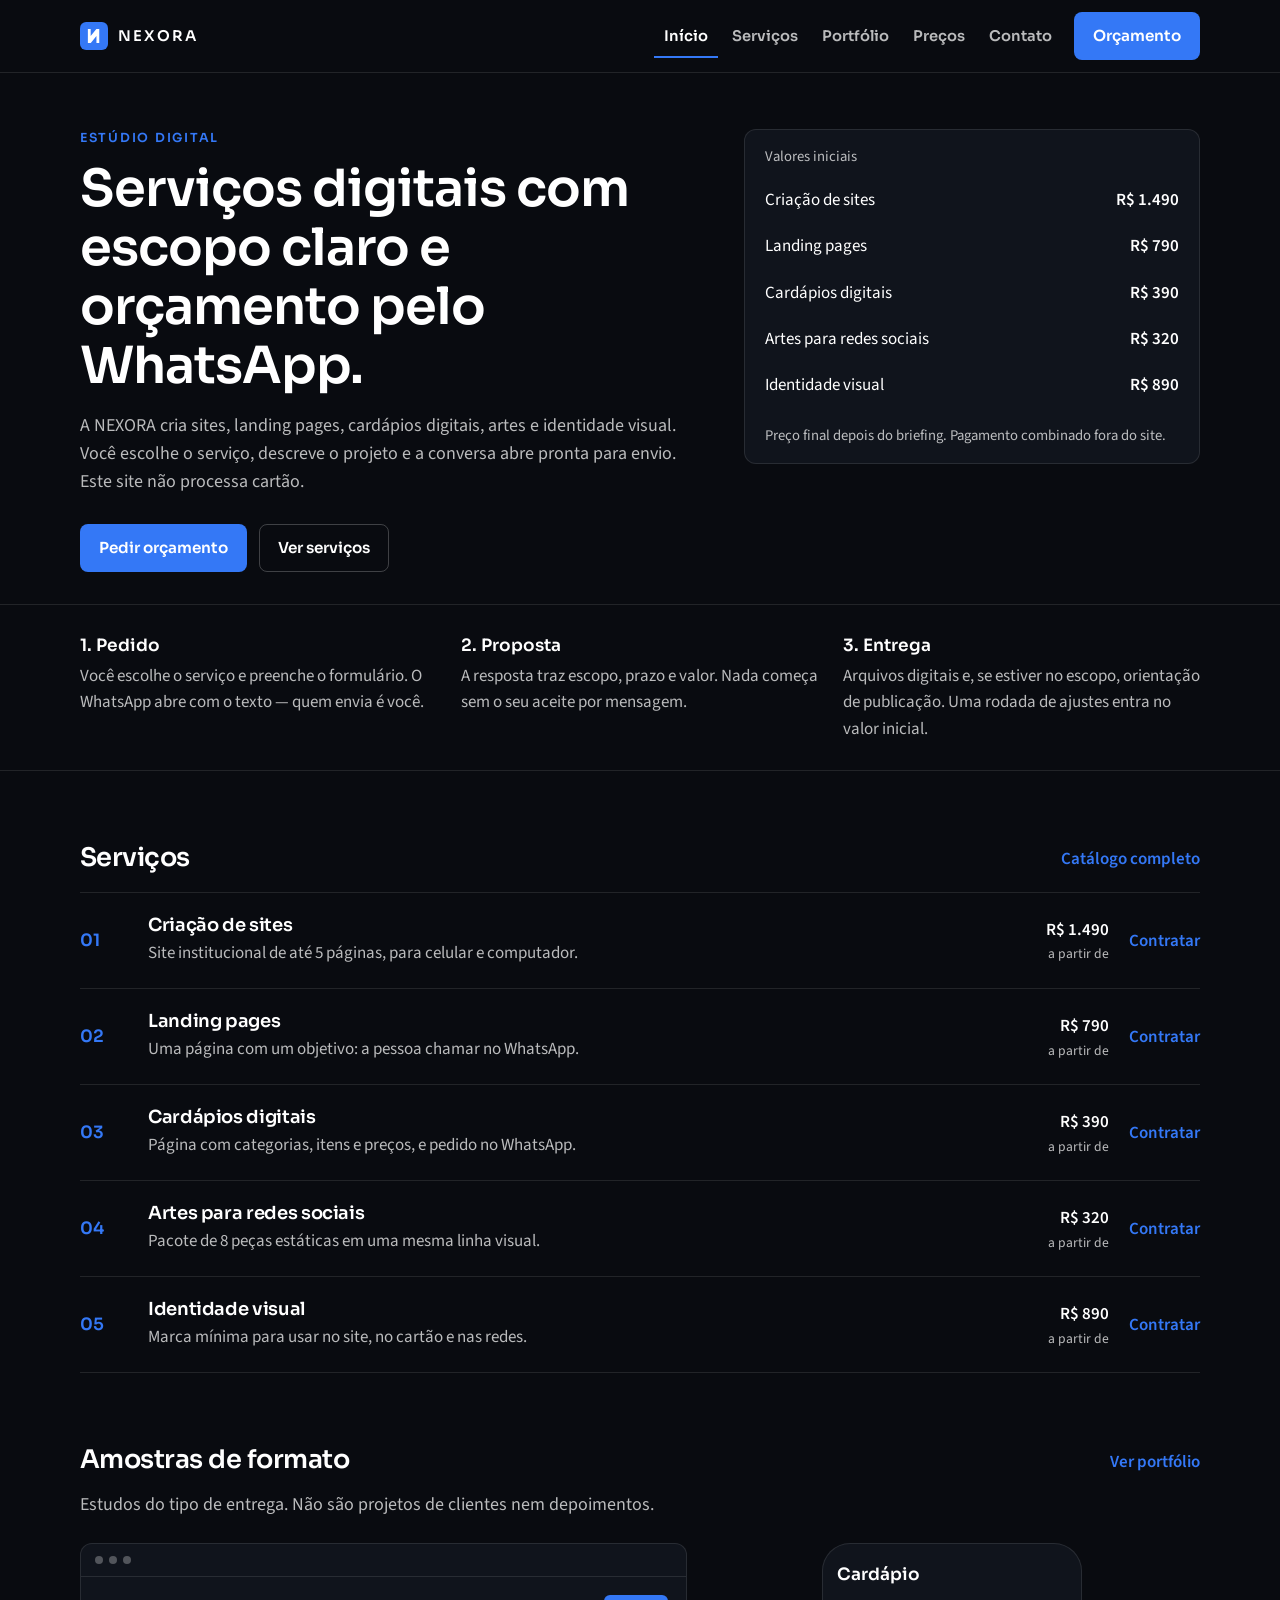
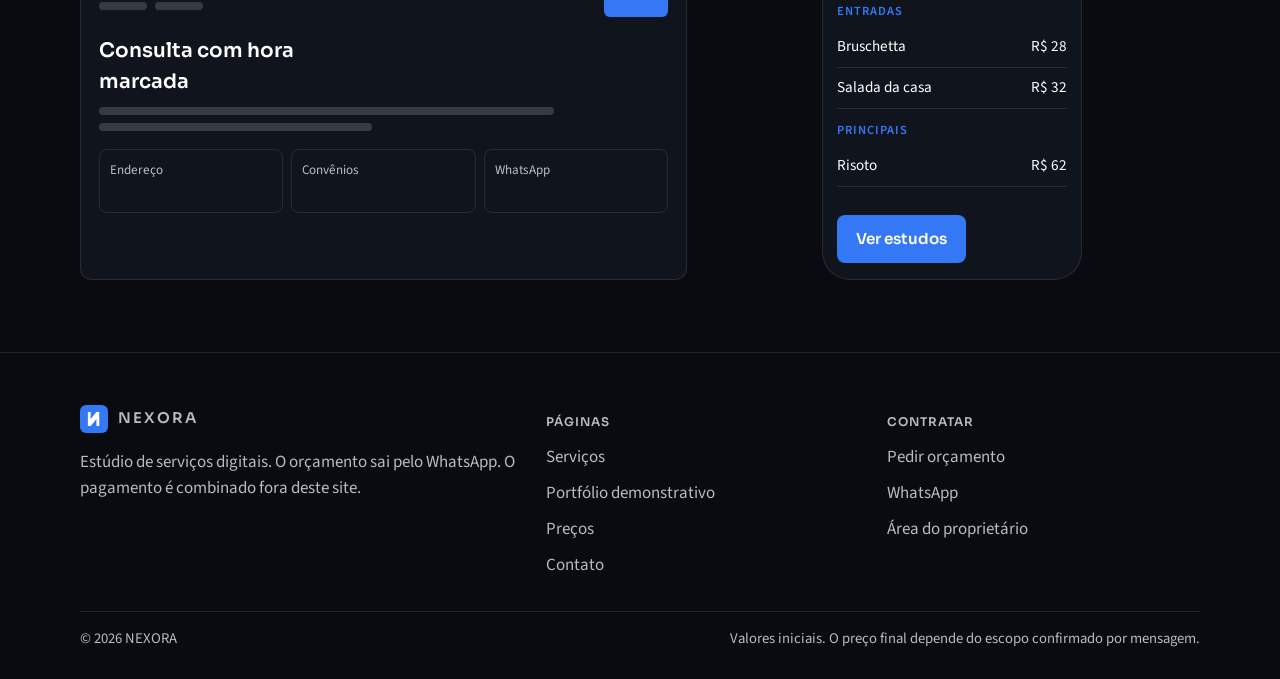
<file: index.html>
<!DOCTYPE html>
<html lang="pt-BR">
<head>
  <meta charset="utf-8">
  <meta name="viewport" content="width=device-width, initial-scale=1">
  <title>NEXORA — Sites, landing pages, cardápios e identidade visual</title>
  <meta name="description" content="Estúdio NEXORA. Criação de sites, landing pages, cardápios digitais, artes para redes e identidade visual. Orçamento pelo WhatsApp, sem pagamento no site.">
  <meta name="robots" content="index,follow">
  <meta name="theme-color" content="#090B10">
  <meta property="og:title" content="NEXORA — Sites, landing pages, cardápios e identidade visual">
  <meta property="og:description" content="Estúdio NEXORA. Criação de sites, landing pages, cardápios digitais, artes para redes e identidade visual. Orçamento pelo WhatsApp, sem pagamento no site.">
  <meta property="og:type" content="website">
  <meta property="og:locale" content="pt_BR">
  <link rel="icon" href="/favicon.svg" type="image/svg+xml">
  <link rel="stylesheet" href="/css/styles.css">
</head>
<body>
  <script type="application/ld+json" id="ld-nexora">
  {"@context":"https://schema.org","@type":"ProfessionalService","name":"NEXORA","description":"Criação de sites, landing pages, cardápios digitais, artes para redes sociais e identidade visual.","areaServed":"BR","knowsLanguage":"pt-BR"}
  </script>
  <div class="page" data-nexora data-page="home">
    <a class="skip" href="#conteudo">Ir para o conteúdo</a>
<header class="site-header">
  <div class="wrap header-inner">
    <a class="logo" href="/" aria-label="NEXORA, início"><svg class="logo-mark" viewBox="0 0 32 32" width="28" height="28" aria-hidden="true" focusable="false"><rect width="32" height="32" rx="7" fill="#3478F6"/><path fill="#FFFFFF" d="M9 8h3.2v8.1L18.7 8H22v16h-3.2v-8.1L12.3 24H9V8z"/></svg><span>NEXORA</span></a>
    <button type="button" class="nav-toggle" data-nav-toggle aria-expanded="false" aria-controls="site-nav">Menu</button>
    <nav id="site-nav" class="nav" aria-label="Principal"><a href="/" aria-current="page">Início</a><a href="/servicos">Serviços</a><a href="/portfolio">Portfólio</a><a href="/precos">Preços</a><a href="/contato">Contato</a></nav>
    <a class="btn btn-primary header-cta" href="/contato">Orçamento</a>
  </div>
</header>
<div id="setup-note" class="setup-note" hidden>
  <div class="wrap setup-inner">
    <p>Proprietário: publique seu WhatsApp para os botões de contratação abrirem a conversa com você.</p>
    <a class="text-link" href="/precos#editar">Configurar</a>
  </div>
</div>
    <main id="conteudo">
  <section class="hero">
    <div class="wrap hero-grid">
      <div>
        <p class="eyebrow">Estúdio digital</p>
        <h1>Serviços digitais com escopo claro e orçamento pelo WhatsApp.</h1>
        <p class="lede">A NEXORA cria sites, landing pages, cardápios digitais, artes e identidade visual. Você escolhe o serviço, descreve o projeto e a conversa abre pronta para envio. Este site não processa cartão.</p>
        <div class="actions">
          <a class="btn btn-primary" href="/contato">Pedir orçamento</a>
          <a class="btn btn-ghost" href="/servicos">Ver serviços</a>
        </div>
      </div>
      <aside class="rate-card" aria-label="Valores iniciais">
        <p class="rate-kicker">Valores iniciais</p>
        <ul>
          <li><a href="/servicos#sites"><span>Criação de sites</span><strong data-price="sites">R$&nbsp;1.490</strong></a></li><li><a href="/servicos#landing"><span>Landing pages</span><strong data-price="landing">R$&nbsp;790</strong></a></li><li><a href="/servicos#cardapio"><span>Cardápios digitais</span><strong data-price="cardapio">R$&nbsp;390</strong></a></li><li><a href="/servicos#artes"><span>Artes para redes sociais</span><strong data-price="artes">R$&nbsp;320</strong></a></li><li><a href="/servicos#identidade"><span>Identidade visual</span><strong data-price="identidade">R$&nbsp;890</strong></a></li>
        </ul>
        <p class="rate-note">Preço final depois do briefing. Pagamento combinado fora do site.</p>
      </aside>
    </div>
  </section>
  <section class="band" aria-label="Como funciona">
    <div class="wrap facts">
      <p><strong>1. Pedido</strong>Você escolhe o serviço e preenche o formulário. O WhatsApp abre com o texto — quem envia é você.</p>
      <p><strong>2. Proposta</strong>A resposta traz escopo, prazo e valor. Nada começa sem o seu aceite por mensagem.</p>
      <p><strong>3. Entrega</strong>Arquivos digitais e, se estiver no escopo, orientação de publicação. Uma rodada de ajustes entra no valor inicial.</p>
    </div>
  </section>
  <section class="section">
    <div class="wrap">
      <header class="section-head">
        <h2>Serviços</h2>
        <a class="text-link" href="/servicos">Catálogo completo</a>
      </header>
      <div class="service-list">
        <article class="service-row">
          <div class="service-index">01</div>
          <div>
            <h3>Criação de sites</h3>
            <p>Site institucional de até 5 páginas, para celular e computador.</p>
          </div>
          <div class="service-meta">
            <span data-price="sites">R$&nbsp;1.490</span>
            <span class="meta-label">a partir de</span>
          </div>
          <a class="text-link" href="/contato?servico=sites">Contratar</a>
        </article><article class="service-row">
          <div class="service-index">02</div>
          <div>
            <h3>Landing pages</h3>
            <p>Uma página com um objetivo: a pessoa chamar no WhatsApp.</p>
          </div>
          <div class="service-meta">
            <span data-price="landing">R$&nbsp;790</span>
            <span class="meta-label">a partir de</span>
          </div>
          <a class="text-link" href="/contato?servico=landing">Contratar</a>
        </article><article class="service-row">
          <div class="service-index">03</div>
          <div>
            <h3>Cardápios digitais</h3>
            <p>Página com categorias, itens e preços, e pedido no WhatsApp.</p>
          </div>
          <div class="service-meta">
            <span data-price="cardapio">R$&nbsp;390</span>
            <span class="meta-label">a partir de</span>
          </div>
          <a class="text-link" href="/contato?servico=cardapio">Contratar</a>
        </article><article class="service-row">
          <div class="service-index">04</div>
          <div>
            <h3>Artes para redes sociais</h3>
            <p>Pacote de 8 peças estáticas em uma mesma linha visual.</p>
          </div>
          <div class="service-meta">
            <span data-price="artes">R$&nbsp;320</span>
            <span class="meta-label">a partir de</span>
          </div>
          <a class="text-link" href="/contato?servico=artes">Contratar</a>
        </article><article class="service-row">
          <div class="service-index">05</div>
          <div>
            <h3>Identidade visual</h3>
            <p>Marca mínima para usar no site, no cartão e nas redes.</p>
          </div>
          <div class="service-meta">
            <span data-price="identidade">R$&nbsp;890</span>
            <span class="meta-label">a partir de</span>
          </div>
          <a class="text-link" href="/contato?servico=identidade">Contratar</a>
        </article>
      </div>
    </div>
  </section>
  <section class="section section-tight">
    <div class="wrap">
      <header class="section-head">
        <h2>Amostras de formato</h2>
        <a class="text-link" href="/portfolio">Ver portfólio</a>
      </header>
      <p class="lede">Estudos do tipo de entrega. Não são projetos de clientes nem depoimentos.</p>
      <div class="home-studies">
        <article class="browser" aria-label="Estudo demonstrativo de landing page">
          <div class="browser-top" aria-hidden="true"><i></i><i></i><i></i></div>
          <div class="mock-land">
            <div class="mock-nav" aria-hidden="true"><i></i><i></i><b></b></div>
            <div class="mock-hero">
              <strong>Consulta com hora marcada</strong>
              <em></em>
              <em class="short"></em>
            </div>
            <div class="mock-cols" aria-hidden="true"><div>Endereço</div><div>Convênios</div><div>WhatsApp</div></div>
          </div>
        </article>
        <article class="phone" aria-label="Estudo demonstrativo de cardápio digital">
          <div class="phone-bar">Cardápio</div>
          <p class="dish-cat">Entradas</p>
          <div class="dish-row"><span>Bruschetta</span><span>R$ 28</span></div>
          <div class="dish-row"><span>Salada da casa</span><span>R$ 32</span></div>
          <p class="dish-cat">Principais</p>
          <div class="dish-row"><span>Risoto</span><span>R$ 62</span></div>
          <div class="actions"><a class="btn btn-primary" href="/portfolio">Ver estudos</a></div>
        </article>
      </div>
    </div>
  </section>
</main>
    <footer class="site-footer">
  <div class="wrap footer-grid">
    <div>
      <a class="logo" href="/" aria-label="NEXORA, início"><svg class="logo-mark" viewBox="0 0 32 32" width="28" height="28" aria-hidden="true" focusable="false"><rect width="32" height="32" rx="7" fill="#3478F6"/><path fill="#FFFFFF" d="M9 8h3.2v8.1L18.7 8H22v16h-3.2v-8.1L12.3 24H9V8z"/></svg><span>NEXORA</span></a>
      <p>Estúdio de serviços digitais. O orçamento sai pelo WhatsApp. O pagamento é combinado fora deste site.</p>
    </div>
    <div>
      <p class="footer-label">Páginas</p>
      <a href="/servicos">Serviços</a>
      <a href="/portfolio">Portfólio demonstrativo</a>
      <a href="/precos">Preços</a>
      <a href="/contato">Contato</a>
    </div>
    <div>
      <p class="footer-label">Contratar</p>
      <a href="/contato">Pedir orçamento</a>
      <a data-wa data-wa-text="Olá, NEXORA. Quero um orçamento." href="/precos#editar">WhatsApp</a>
      <a href="/precos#editar">Área do proprietário</a>
    </div>
  </div>
  <div class="wrap footer-base">
    <span>© <span data-year>2026</span> NEXORA</span>
    <span>Valores iniciais. O preço final depende do escopo confirmado por mensagem.</span>
  </div>
</footer>
  </div>
  <script type="module" src="/js/main.js"></script>
</body>
</html>
</file>
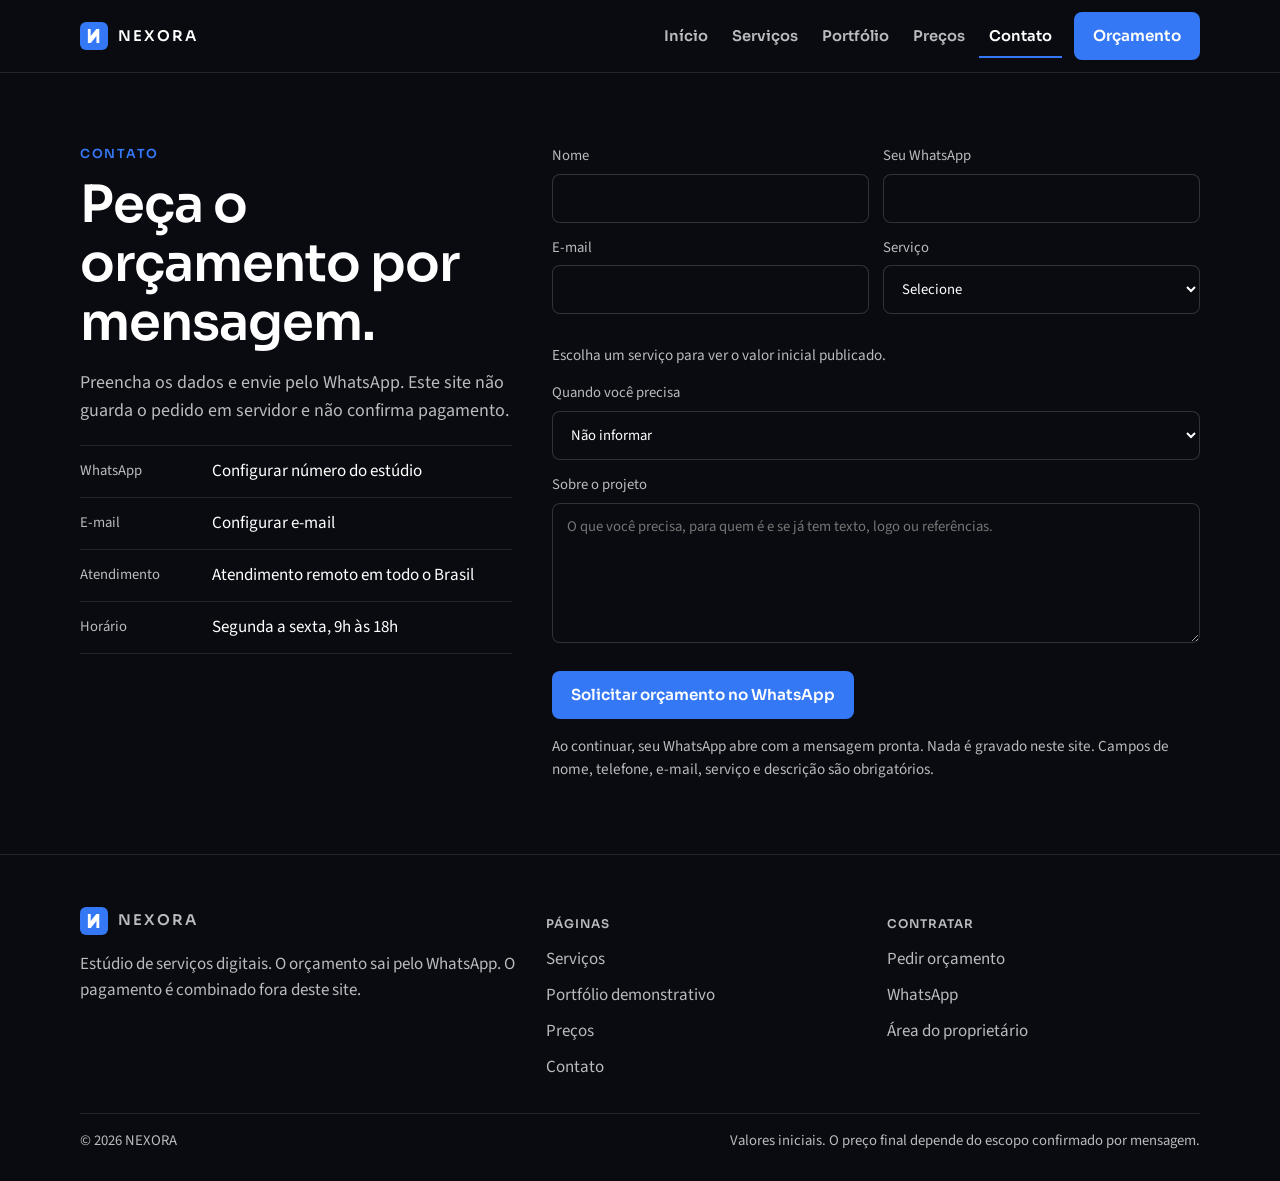
<file: contato.html>
<!DOCTYPE html>
<html lang="pt-BR">
<head>
  <meta charset="utf-8">
  <meta name="viewport" content="width=device-width, initial-scale=1">
  <title>Contato e orçamento — NEXORA</title>
  <meta name="description" content="Peça um orçamento à NEXORA. O formulário abre o WhatsApp com a sua mensagem. O site não armazena o pedido.">
  <meta name="robots" content="index,follow">
  <meta name="theme-color" content="#090B10">
  <meta property="og:title" content="Contato e orçamento — NEXORA">
  <meta property="og:description" content="Peça um orçamento à NEXORA. O formulário abre o WhatsApp com a sua mensagem. O site não armazena o pedido.">
  <meta property="og:type" content="website">
  <meta property="og:locale" content="pt_BR">
  <link rel="icon" href="/favicon.svg" type="image/svg+xml">
  <link rel="stylesheet" href="/css/styles.css">
</head>
<body>
  <script type="application/ld+json" id="ld-nexora">
  {"@context":"https://schema.org","@type":"ProfessionalService","name":"NEXORA","description":"Criação de sites, landing pages, cardápios digitais, artes para redes sociais e identidade visual.","areaServed":"BR","knowsLanguage":"pt-BR"}
  </script>
  <div class="page" data-nexora data-page="contato">
    <a class="skip" href="#conteudo">Ir para o conteúdo</a>
<header class="site-header">
  <div class="wrap header-inner">
    <a class="logo" href="/" aria-label="NEXORA, início"><svg class="logo-mark" viewBox="0 0 32 32" width="28" height="28" aria-hidden="true" focusable="false"><rect width="32" height="32" rx="7" fill="#3478F6"/><path fill="#FFFFFF" d="M9 8h3.2v8.1L18.7 8H22v16h-3.2v-8.1L12.3 24H9V8z"/></svg><span>NEXORA</span></a>
    <button type="button" class="nav-toggle" data-nav-toggle aria-expanded="false" aria-controls="site-nav">Menu</button>
    <nav id="site-nav" class="nav" aria-label="Principal"><a href="/">Início</a><a href="/servicos">Serviços</a><a href="/portfolio">Portfólio</a><a href="/precos">Preços</a><a href="/contato" aria-current="page">Contato</a></nav>
    <a class="btn btn-primary header-cta" href="/contato">Orçamento</a>
  </div>
</header>
<div id="setup-note" class="setup-note" hidden>
  <div class="wrap setup-inner">
    <p>Proprietário: publique seu WhatsApp para os botões de contratação abrirem a conversa com você.</p>
    <a class="text-link" href="/precos#editar">Configurar</a>
  </div>
</div>
    <main id="conteudo" class="section">
  <div class="wrap contact-grid">
    <div>
      <p class="eyebrow">Contato</p>
      <h1>Peça o orçamento por mensagem.</h1>
      <p class="lede">Preencha os dados e envie pelo WhatsApp. Este site não guarda o pedido em servidor e não confirma pagamento.</p>
      <ul class="channel-list">
        <li>
          <span class="k">WhatsApp</span>
          <a data-wa data-channel="whatsapp" data-wa-text="Olá, NEXORA. Vim pela página de contato." href="/precos#editar">Configurar número do estúdio</a>
        </li>
        <li>
          <span class="k">E-mail</span>
          <a data-email-link href="/precos#editar">Configurar e-mail</a>
        </li>
        <li data-instagram-row hidden>
          <span class="k">Instagram</span>
          <a data-instagram-link href="https://instagram.com" target="_blank" rel="noopener noreferrer"></a>
        </li>
        <li>
          <span class="k">Atendimento</span>
          <span data-bind="cidade">Atendimento remoto em todo o Brasil</span>
        </li>
        <li>
          <span class="k">Horário</span>
          <span data-bind="horario">Segunda a sexta, 9h às 18h</span>
        </li>
      </ul>
    </div>
    <form id="quote-form" novalidate>
      <div class="form-grid">
        <label class="field" for="nome"><span>Nome</span>
          <input id="nome" name="nome" type="text" autocomplete="name" maxlength="80" aria-describedby="err-nome" required>
          <p class="field-error" id="err-nome" data-error-for="nome" hidden></p>
        </label>
        <label class="field" for="telefone"><span>Seu WhatsApp</span>
          <input id="telefone" name="telefone" type="tel" autocomplete="tel" inputmode="tel" maxlength="20" aria-describedby="err-telefone" required>
          <p class="field-error" id="err-telefone" data-error-for="telefone" hidden></p>
        </label>
        <label class="field" for="email"><span>E-mail</span>
          <input id="email" name="email" type="email" autocomplete="email" maxlength="120" aria-describedby="err-email" required>
          <p class="field-error" id="err-email" data-error-for="email" hidden></p>
        </label>
        <label class="field" for="servico"><span>Serviço</span>
          <select id="servico" name="servico" aria-describedby="err-servico" required>
            <option value="">Selecione</option>
            <option value="sites">Criação de sites</option><option value="landing">Landing pages</option><option value="cardapio">Cardápios digitais</option><option value="artes">Artes para redes sociais</option><option value="identidade">Identidade visual</option>
          </select>
          <p class="field-error" id="err-servico" data-error-for="servico" hidden></p>
        </label>
        <p id="servico-meta" class="fine full">Escolha um serviço para ver o valor inicial publicado.</p>
        <label class="field full" for="quando"><span>Quando você precisa</span>
          <select id="quando" name="quando">
            <option value="">Não informar</option>
            <option>Sem data definida</option>
            <option>Nas próximas semanas</option>
            <option>Tenho uma data específica (explico na descrição)</option>
          </select>
        </label>
        <label class="field full" for="descricao"><span>Sobre o projeto</span>
          <textarea id="descricao" name="descricao" maxlength="2000" aria-describedby="err-descricao" required placeholder="O que você precisa, para quem é e se já tem texto, logo ou referências."></textarea>
          <p class="field-error" id="err-descricao" data-error-for="descricao" hidden></p>
        </label>
      </div>
      <div id="form-status" class="notice" role="status" hidden></div>
      <div class="actions">
        <button type="submit" class="btn btn-primary">Solicitar orçamento no WhatsApp</button>
      </div>
      <p class="fine">Ao continuar, seu WhatsApp abre com a mensagem pronta. Nada é gravado neste site. Campos de nome, telefone, e-mail, serviço e descrição são obrigatórios.</p>
    </form>
  </div>
</main>
    <footer class="site-footer">
  <div class="wrap footer-grid">
    <div>
      <a class="logo" href="/" aria-label="NEXORA, início"><svg class="logo-mark" viewBox="0 0 32 32" width="28" height="28" aria-hidden="true" focusable="false"><rect width="32" height="32" rx="7" fill="#3478F6"/><path fill="#FFFFFF" d="M9 8h3.2v8.1L18.7 8H22v16h-3.2v-8.1L12.3 24H9V8z"/></svg><span>NEXORA</span></a>
      <p>Estúdio de serviços digitais. O orçamento sai pelo WhatsApp. O pagamento é combinado fora deste site.</p>
    </div>
    <div>
      <p class="footer-label">Páginas</p>
      <a href="/servicos">Serviços</a>
      <a href="/portfolio">Portfólio demonstrativo</a>
      <a href="/precos">Preços</a>
      <a href="/contato">Contato</a>
    </div>
    <div>
      <p class="footer-label">Contratar</p>
      <a href="/contato">Pedir orçamento</a>
      <a data-wa data-wa-text="Olá, NEXORA. Quero um orçamento." href="/precos#editar">WhatsApp</a>
      <a href="/precos#editar">Área do proprietário</a>
    </div>
  </div>
  <div class="wrap footer-base">
    <span>© <span data-year>2026</span> NEXORA</span>
    <span>Valores iniciais. O preço final depende do escopo confirmado por mensagem.</span>
  </div>
</footer>
  </div>
  <script type="module" src="/js/main.js"></script>
</body>
</html>
</file>
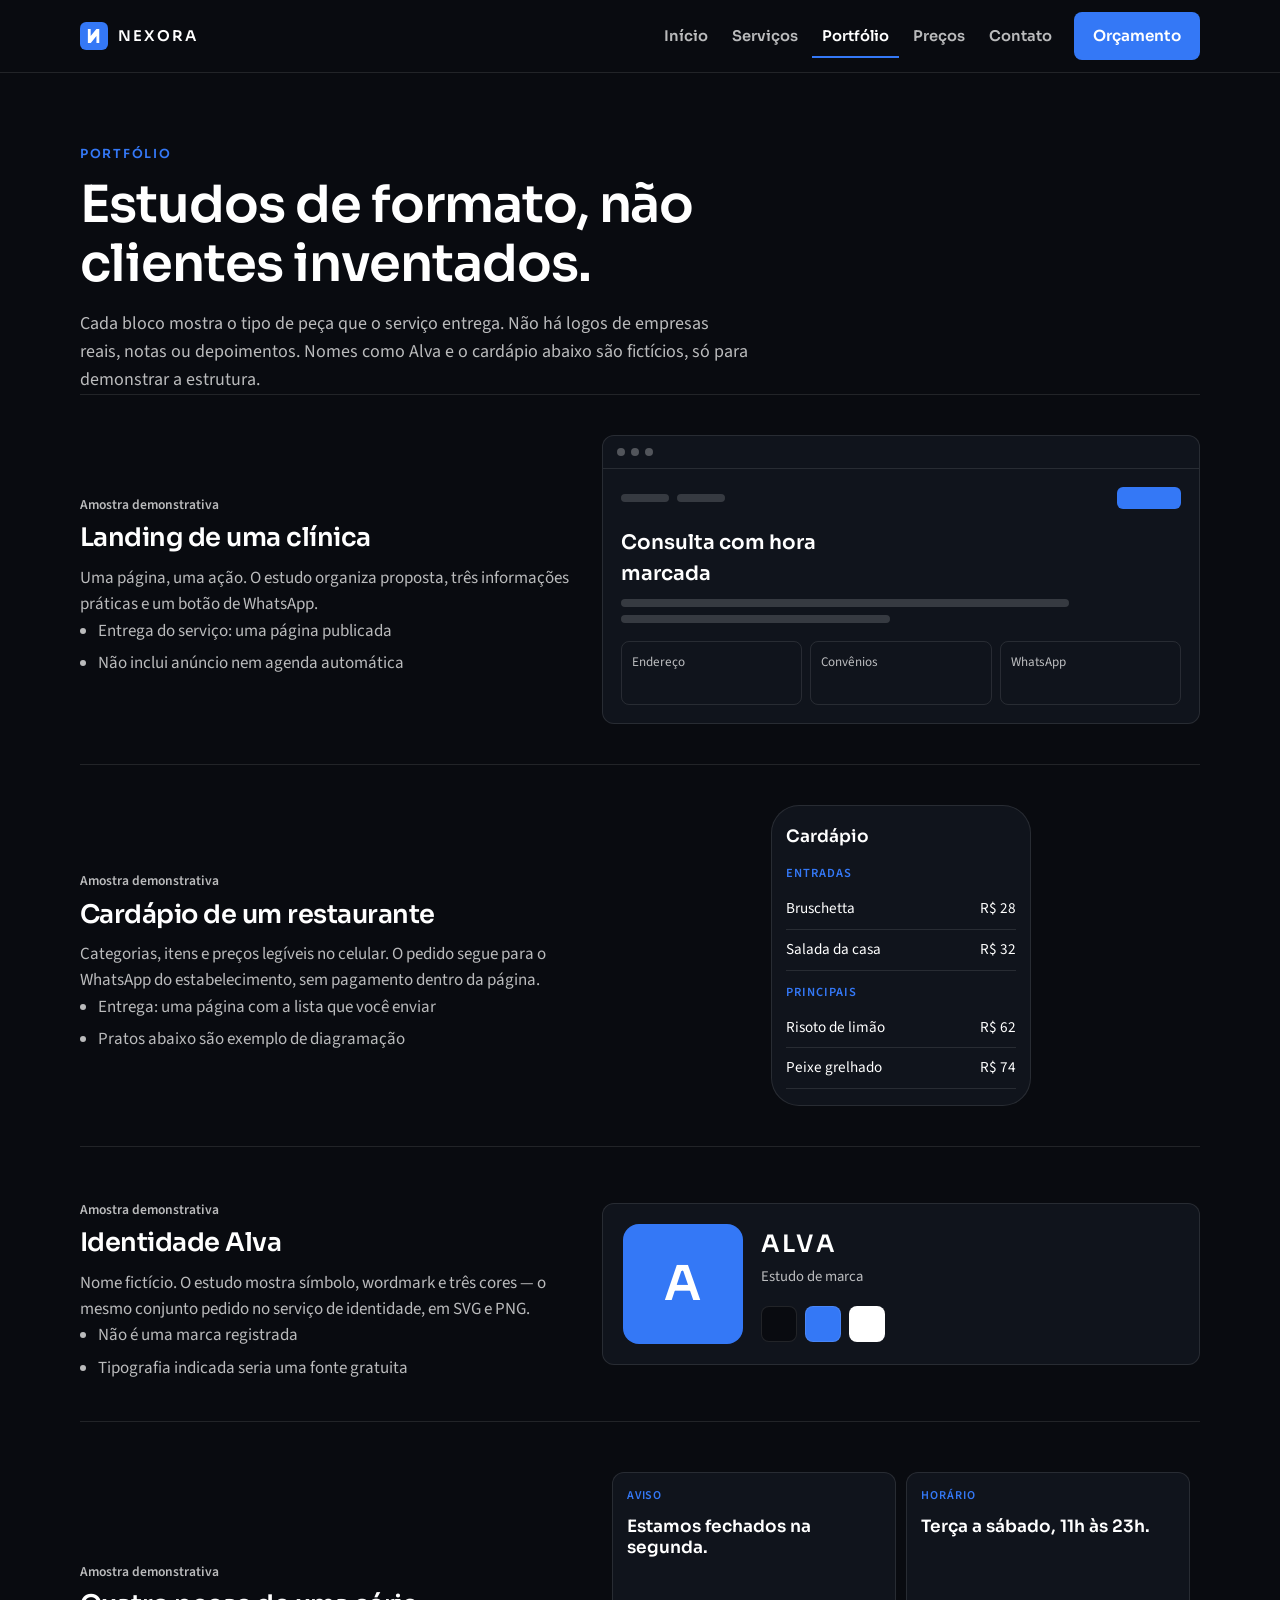
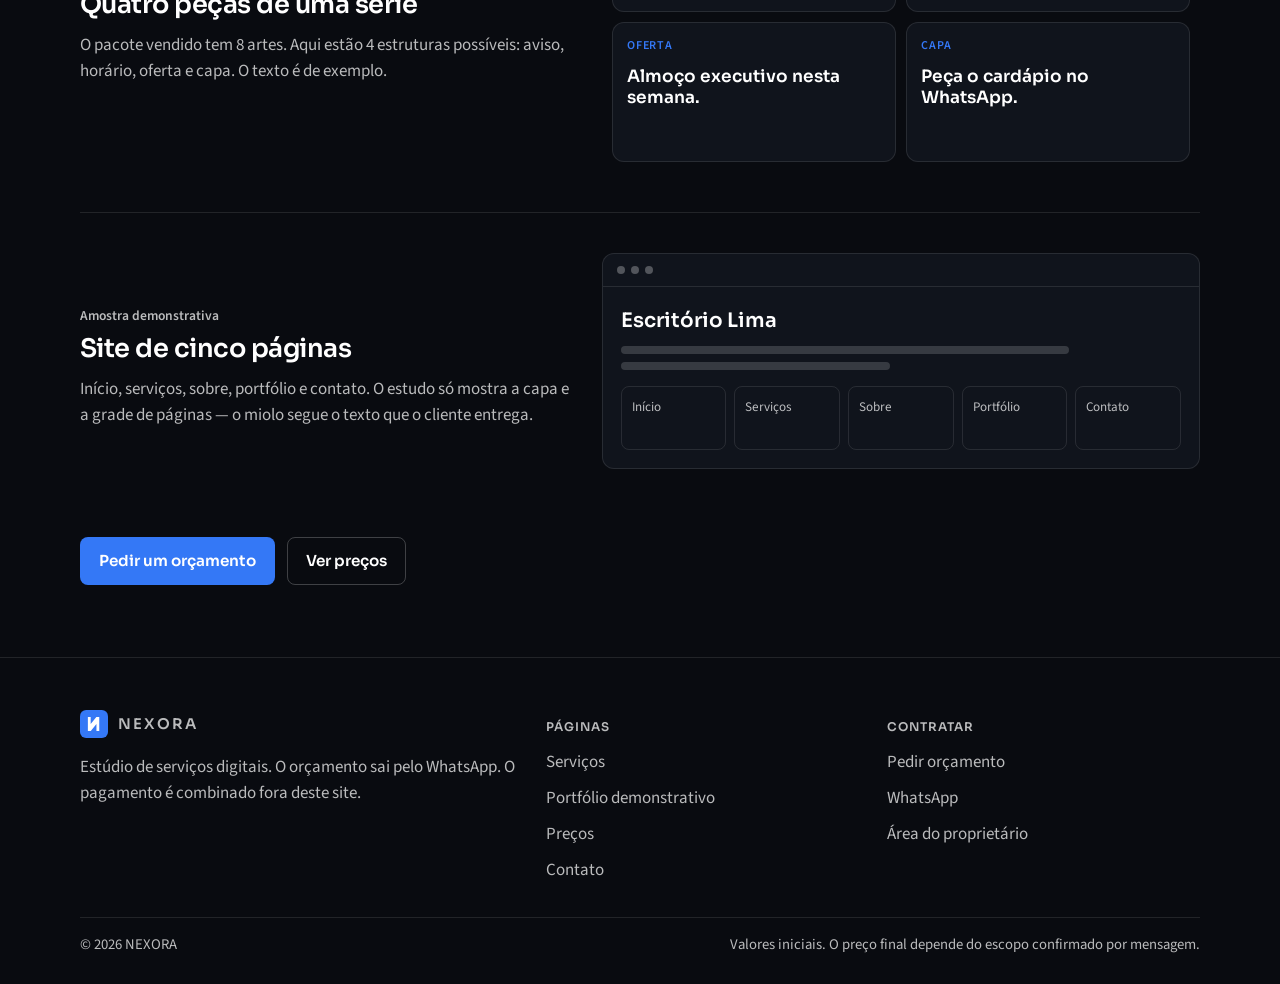
<file: portfolio.html>
<!DOCTYPE html>
<html lang="pt-BR">
<head>
  <meta charset="utf-8">
  <meta name="viewport" content="width=device-width, initial-scale=1">
  <title>Portfólio demonstrativo — NEXORA</title>
  <meta name="description" content="Amostras de formato da NEXORA: landing page, cardápio digital, identidade visual, artes e site. Estudos, não cases de clientes.">
  <meta name="robots" content="index,follow">
  <meta name="theme-color" content="#090B10">
  <meta property="og:title" content="Portfólio demonstrativo — NEXORA">
  <meta property="og:description" content="Amostras de formato da NEXORA: landing page, cardápio digital, identidade visual, artes e site. Estudos, não cases de clientes.">
  <meta property="og:type" content="website">
  <meta property="og:locale" content="pt_BR">
  <link rel="icon" href="/favicon.svg" type="image/svg+xml">
  <link rel="stylesheet" href="/css/styles.css">
</head>
<body>
  <script type="application/ld+json" id="ld-nexora">
  {"@context":"https://schema.org","@type":"ProfessionalService","name":"NEXORA","description":"Criação de sites, landing pages, cardápios digitais, artes para redes sociais e identidade visual.","areaServed":"BR","knowsLanguage":"pt-BR"}
  </script>
  <div class="page" data-nexora data-page="portfolio">
    <a class="skip" href="#conteudo">Ir para o conteúdo</a>
<header class="site-header">
  <div class="wrap header-inner">
    <a class="logo" href="/" aria-label="NEXORA, início"><svg class="logo-mark" viewBox="0 0 32 32" width="28" height="28" aria-hidden="true" focusable="false"><rect width="32" height="32" rx="7" fill="#3478F6"/><path fill="#FFFFFF" d="M9 8h3.2v8.1L18.7 8H22v16h-3.2v-8.1L12.3 24H9V8z"/></svg><span>NEXORA</span></a>
    <button type="button" class="nav-toggle" data-nav-toggle aria-expanded="false" aria-controls="site-nav">Menu</button>
    <nav id="site-nav" class="nav" aria-label="Principal"><a href="/">Início</a><a href="/servicos">Serviços</a><a href="/portfolio" aria-current="page">Portfólio</a><a href="/precos">Preços</a><a href="/contato">Contato</a></nav>
    <a class="btn btn-primary header-cta" href="/contato">Orçamento</a>
  </div>
</header>
<div id="setup-note" class="setup-note" hidden>
  <div class="wrap setup-inner">
    <p>Proprietário: publique seu WhatsApp para os botões de contratação abrirem a conversa com você.</p>
    <a class="text-link" href="/precos#editar">Configurar</a>
  </div>
</div>
    <main id="conteudo" class="section">
  <div class="wrap">
    <p class="eyebrow">Portfólio</p>
    <h1>Estudos de formato, não clientes inventados.</h1>
    <p class="lede">Cada bloco mostra o tipo de peça que o serviço entrega. Não há logos de empresas reais, notas ou depoimentos. Nomes como Alva e o cardápio abaixo são fictícios, só para demonstrar a estrutura.</p>
    <article class="study" id="estudo-landing">
      <div class="study-copy">
        <p class="study-label">Amostra demonstrativa</p>
        <h2>Landing de uma clínica</h2>
        <p>Uma página, uma ação. O estudo organiza proposta, três informações práticas e um botão de WhatsApp.</p>
        <ul>
          <li>Entrega do serviço: uma página publicada</li>
          <li>Não inclui anúncio nem agenda automática</li>
        </ul>
      </div>
      <div class="browser" role="img" aria-label="Estudo de landing page com título, três blocos e botão">
        <div class="browser-top" aria-hidden="true"><i></i><i></i><i></i></div>
        <div class="mock-land">
          <div class="mock-nav" aria-hidden="true"><i></i><i></i><b></b></div>
          <div class="mock-hero">
            <strong>Consulta com hora marcada</strong>
            <em></em><em class="short"></em>
          </div>
          <div class="mock-cols"><div>Endereço</div><div>Convênios</div><div>WhatsApp</div></div>
        </div>
      </div>
    </article>
    <article class="study" id="estudo-cardapio">
      <div class="study-copy">
        <p class="study-label">Amostra demonstrativa</p>
        <h2>Cardápio de um restaurante</h2>
        <p>Categorias, itens e preços legíveis no celular. O pedido segue para o WhatsApp do estabelecimento, sem pagamento dentro da página.</p>
        <ul>
          <li>Entrega: uma página com a lista que você enviar</li>
          <li>Pratos abaixo são exemplo de diagramação</li>
        </ul>
      </div>
      <div class="phone" role="img" aria-label="Estudo de cardápio com entradas e pratos">
        <div class="phone-bar">Cardápio</div>
        <p class="dish-cat">Entradas</p>
        <div class="dish-row"><span>Bruschetta</span><span>R$ 28</span></div>
        <div class="dish-row"><span>Salada da casa</span><span>R$ 32</span></div>
        <p class="dish-cat">Principais</p>
        <div class="dish-row"><span>Risoto de limão</span><span>R$ 62</span></div>
        <div class="dish-row"><span>Peixe grelhado</span><span>R$ 74</span></div>
      </div>
    </article>
    <article class="study" id="estudo-identidade">
      <div class="study-copy">
        <p class="study-label">Amostra demonstrativa</p>
        <h2>Identidade Alva</h2>
        <p>Nome fictício. O estudo mostra símbolo, wordmark e três cores — o mesmo conjunto pedido no serviço de identidade, em SVG e PNG.</p>
        <ul>
          <li>Não é uma marca registrada</li>
          <li>Tipografia indicada seria uma fonte gratuita</li>
        </ul>
      </div>
      <div class="board" role="img" aria-label="Estudo de identidade com símbolo ALVA e três cores">
        <div class="mark" aria-hidden="true">A</div>
        <div class="lockup">
          <strong>ALVA</strong>
          <span>Estudo de marca</span>
          <div class="swatches" aria-hidden="true">
            <i class="swatch-bg"></i>
            <i class="swatch-blue"></i>
            <i class="swatch-white"></i>
          </div>
        </div>
      </div>
    </article>
    <article class="study" id="estudo-artes">
      <div class="study-copy">
        <p class="study-label">Amostra demonstrativa</p>
        <h2>Quatro peças de uma série</h2>
        <p>O pacote vendido tem 8 artes. Aqui estão 4 estruturas possíveis: aviso, horário, oferta e capa. O texto é de exemplo.</p>
      </div>
      <div class="posts" role="img" aria-label="Quatro estudos de posts para rede social">
        <article class="post"><p class="post-kicker">Aviso</p><p>Estamos fechados na segunda.</p></article>
        <article class="post"><p class="post-kicker">Horário</p><p>Terça a sábado, 11h às 23h.</p></article>
        <article class="post"><p class="post-kicker">Oferta</p><p>Almoço executivo nesta semana.</p></article>
        <article class="post"><p class="post-kicker">Capa</p><p>Peça o cardápio no WhatsApp.</p></article>
      </div>
    </article>
    <article class="study" id="estudo-site">
      <div class="study-copy">
        <p class="study-label">Amostra demonstrativa</p>
        <h2>Site de cinco páginas</h2>
        <p>Início, serviços, sobre, portfólio e contato. O estudo só mostra a capa e a grade de páginas — o miolo segue o texto que o cliente entrega.</p>
      </div>
      <div class="browser" role="img" aria-label="Estudo de site institucional com cinco blocos de páginas">
        <div class="browser-top" aria-hidden="true"><i></i><i></i><i></i></div>
        <div class="mock-site">
          <div class="mock-hero"><strong>Escritório Lima</strong><em></em><em class="short"></em></div>
          <div class="site-blocks"><div>Início</div><div>Serviços</div><div>Sobre</div><div>Portfólio</div><div>Contato</div></div>
        </div>
      </div>
    </article>
    <div class="actions">
      <a class="btn btn-primary" href="/contato">Pedir um orçamento</a>
      <a class="btn btn-ghost" href="/precos">Ver preços</a>
    </div>
  </div>
</main>
    <footer class="site-footer">
  <div class="wrap footer-grid">
    <div>
      <a class="logo" href="/" aria-label="NEXORA, início"><svg class="logo-mark" viewBox="0 0 32 32" width="28" height="28" aria-hidden="true" focusable="false"><rect width="32" height="32" rx="7" fill="#3478F6"/><path fill="#FFFFFF" d="M9 8h3.2v8.1L18.7 8H22v16h-3.2v-8.1L12.3 24H9V8z"/></svg><span>NEXORA</span></a>
      <p>Estúdio de serviços digitais. O orçamento sai pelo WhatsApp. O pagamento é combinado fora deste site.</p>
    </div>
    <div>
      <p class="footer-label">Páginas</p>
      <a href="/servicos">Serviços</a>
      <a href="/portfolio">Portfólio demonstrativo</a>
      <a href="/precos">Preços</a>
      <a href="/contato">Contato</a>
    </div>
    <div>
      <p class="footer-label">Contratar</p>
      <a href="/contato">Pedir orçamento</a>
      <a data-wa data-wa-text="Olá, NEXORA. Quero um orçamento." href="/precos#editar">WhatsApp</a>
      <a href="/precos#editar">Área do proprietário</a>
    </div>
  </div>
  <div class="wrap footer-base">
    <span>© <span data-year>2026</span> NEXORA</span>
    <span>Valores iniciais. O preço final depende do escopo confirmado por mensagem.</span>
  </div>
</footer>
  </div>
  <script type="module" src="/js/main.js"></script>
</body>
</html>
</file>
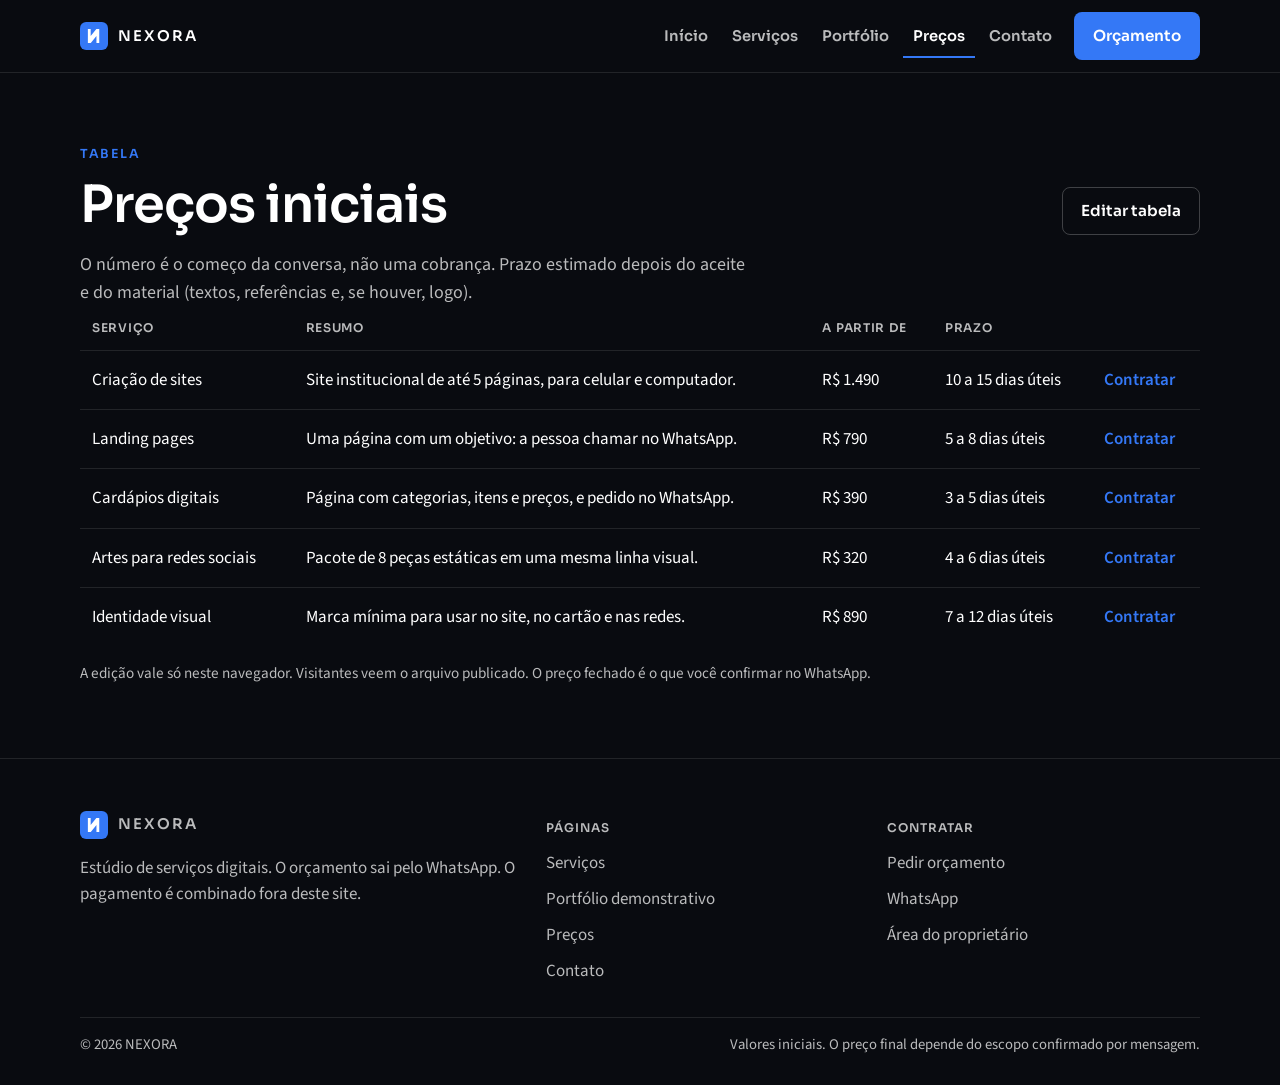
<file: precos.html>
<!DOCTYPE html>
<html lang="pt-BR">
<head>
  <meta charset="utf-8">
  <meta name="viewport" content="width=device-width, initial-scale=1">
  <title>Preços — NEXORA</title>
  <meta name="description" content="Tabela de preços iniciais da NEXORA. Valores editáveis pelo proprietário e orçamento confirmado pelo WhatsApp.">
  <meta name="robots" content="index,follow">
  <meta name="theme-color" content="#090B10">
  <meta property="og:title" content="Preços — NEXORA">
  <meta property="og:description" content="Tabela de preços iniciais da NEXORA. Valores editáveis pelo proprietário e orçamento confirmado pelo WhatsApp.">
  <meta property="og:type" content="website">
  <meta property="og:locale" content="pt_BR">
  <link rel="icon" href="/favicon.svg" type="image/svg+xml">
  <link rel="stylesheet" href="/css/styles.css">
</head>
<body>
  <script type="application/ld+json" id="ld-nexora">
  {"@context":"https://schema.org","@type":"ProfessionalService","name":"NEXORA","description":"Criação de sites, landing pages, cardápios digitais, artes para redes sociais e identidade visual.","areaServed":"BR","knowsLanguage":"pt-BR"}
  </script>
  <div class="page" data-nexora data-page="precos">
    <a class="skip" href="#conteudo">Ir para o conteúdo</a>
<header class="site-header">
  <div class="wrap header-inner">
    <a class="logo" href="/" aria-label="NEXORA, início"><svg class="logo-mark" viewBox="0 0 32 32" width="28" height="28" aria-hidden="true" focusable="false"><rect width="32" height="32" rx="7" fill="#3478F6"/><path fill="#FFFFFF" d="M9 8h3.2v8.1L18.7 8H22v16h-3.2v-8.1L12.3 24H9V8z"/></svg><span>NEXORA</span></a>
    <button type="button" class="nav-toggle" data-nav-toggle aria-expanded="false" aria-controls="site-nav">Menu</button>
    <nav id="site-nav" class="nav" aria-label="Principal"><a href="/">Início</a><a href="/servicos">Serviços</a><a href="/portfolio">Portfólio</a><a href="/precos" aria-current="page">Preços</a><a href="/contato">Contato</a></nav>
    <a class="btn btn-primary header-cta" href="/contato">Orçamento</a>
  </div>
</header>
<div id="setup-note" class="setup-note" hidden>
  <div class="wrap setup-inner">
    <p>Proprietário: publique seu WhatsApp para os botões de contratação abrirem a conversa com você.</p>
    <a class="text-link" href="/precos#editar">Configurar</a>
  </div>
</div>
    <main id="conteudo" class="section">
  <div class="wrap">
    <header class="section-head" id="editar">
      <div>
        <p class="eyebrow">Tabela</p>
        <h1>Preços iniciais</h1>
      </div>
      <button type="button" class="btn btn-ghost" data-edit-toggle aria-expanded="false" aria-controls="price-editor">Editar tabela</button>
    </header>
    <p class="lede">O número é o começo da conversa, não uma cobrança. Prazo estimado depois do aceite e do material (textos, referências e, se houver, logo).</p>
    <p id="local-banner" class="notice" hidden></p>
    <form id="price-editor">
      <div class="editor-fields">
        <label class="field">WhatsApp do estúdio<span class="sr-only"> com DDI</span>
          <input id="owner-whatsapp" name="whatsapp" type="tel" inputmode="tel" autocomplete="tel" placeholder="5511987654321" aria-describedby="wa-hint">
        </label>
        <label class="field">E-mail
          <input id="owner-email" name="email" type="email" autocomplete="email" placeholder="voce@email.com">
        </label>
        <label class="field">Instagram
          <input id="owner-instagram" name="instagram" type="text" placeholder="sem o @" maxlength="30">
        </label>
        <label class="field">URL publicada
          <input id="owner-site" name="siteUrl" type="url" placeholder="https://seu-site.netlify.app">
        </label>
        <label class="field">Atendimento
          <input id="owner-cidade" name="cidade" type="text" maxlength="120" value="Atendimento remoto em todo o Brasil">
        </label>
        <label class="field">Horário
          <input id="owner-horario" name="horario" type="text" maxlength="120" value="Segunda a sexta, 9h às 18h">
        </label>
        <p id="wa-hint" class="fine full">DDI + DDD + número, só dígitos. Exemplo: 5511987654321. Se informar só DDD e número, o 55 é acrescentado.</p>
      </div>
      <p id="editor-status" class="notice" role="status" hidden></p>
      <table class="price-table">
        <thead>
          <tr>
            <th>Serviço</th>
            <th>Resumo</th>
            <th>A partir de</th>
            <th>Prazo</th>
            <th></th>
          </tr>
        </thead>
        <tbody>
          <tr>
    <td data-label="Serviço">Criação de sites</td>
    <td data-label="Resumo">Site institucional de até 5 páginas, para celular e computador.</td>
    <td data-label="A partir de">
      <span data-price="sites">R$&nbsp;1.490</span>
      <label class="sr-only" for="price-sites">Preço de Criação de sites</label>
      <input class="edit-only" id="price-sites" name="price_sites" type="number" min="0" max="999999" step="1" inputmode="numeric" value="1490">
    </td>
    <td data-label="Prazo">
      <span data-prazo="sites">10 a 15 dias úteis</span>
      <label class="sr-only" for="prazo-sites">Prazo de Criação de sites</label>
      <input class="edit-only" id="prazo-sites" name="prazo_sites" type="text" maxlength="80" value="10 a 15 dias úteis">
    </td>
    <td class="td-action" data-label=""><a class="text-link" href="/contato?servico=sites">Contratar</a></td>
  </tr><tr>
    <td data-label="Serviço">Landing pages</td>
    <td data-label="Resumo">Uma página com um objetivo: a pessoa chamar no WhatsApp.</td>
    <td data-label="A partir de">
      <span data-price="landing">R$&nbsp;790</span>
      <label class="sr-only" for="price-landing">Preço de Landing pages</label>
      <input class="edit-only" id="price-landing" name="price_landing" type="number" min="0" max="999999" step="1" inputmode="numeric" value="790">
    </td>
    <td data-label="Prazo">
      <span data-prazo="landing">5 a 8 dias úteis</span>
      <label class="sr-only" for="prazo-landing">Prazo de Landing pages</label>
      <input class="edit-only" id="prazo-landing" name="prazo_landing" type="text" maxlength="80" value="5 a 8 dias úteis">
    </td>
    <td class="td-action" data-label=""><a class="text-link" href="/contato?servico=landing">Contratar</a></td>
  </tr><tr>
    <td data-label="Serviço">Cardápios digitais</td>
    <td data-label="Resumo">Página com categorias, itens e preços, e pedido no WhatsApp.</td>
    <td data-label="A partir de">
      <span data-price="cardapio">R$&nbsp;390</span>
      <label class="sr-only" for="price-cardapio">Preço de Cardápios digitais</label>
      <input class="edit-only" id="price-cardapio" name="price_cardapio" type="number" min="0" max="999999" step="1" inputmode="numeric" value="390">
    </td>
    <td data-label="Prazo">
      <span data-prazo="cardapio">3 a 5 dias úteis</span>
      <label class="sr-only" for="prazo-cardapio">Prazo de Cardápios digitais</label>
      <input class="edit-only" id="prazo-cardapio" name="prazo_cardapio" type="text" maxlength="80" value="3 a 5 dias úteis">
    </td>
    <td class="td-action" data-label=""><a class="text-link" href="/contato?servico=cardapio">Contratar</a></td>
  </tr><tr>
    <td data-label="Serviço">Artes para redes sociais</td>
    <td data-label="Resumo">Pacote de 8 peças estáticas em uma mesma linha visual.</td>
    <td data-label="A partir de">
      <span data-price="artes">R$&nbsp;320</span>
      <label class="sr-only" for="price-artes">Preço de Artes para redes sociais</label>
      <input class="edit-only" id="price-artes" name="price_artes" type="number" min="0" max="999999" step="1" inputmode="numeric" value="320">
    </td>
    <td data-label="Prazo">
      <span data-prazo="artes">4 a 6 dias úteis</span>
      <label class="sr-only" for="prazo-artes">Prazo de Artes para redes sociais</label>
      <input class="edit-only" id="prazo-artes" name="prazo_artes" type="text" maxlength="80" value="4 a 6 dias úteis">
    </td>
    <td class="td-action" data-label=""><a class="text-link" href="/contato?servico=artes">Contratar</a></td>
  </tr><tr>
    <td data-label="Serviço">Identidade visual</td>
    <td data-label="Resumo">Marca mínima para usar no site, no cartão e nas redes.</td>
    <td data-label="A partir de">
      <span data-price="identidade">R$&nbsp;890</span>
      <label class="sr-only" for="price-identidade">Preço de Identidade visual</label>
      <input class="edit-only" id="price-identidade" name="price_identidade" type="number" min="0" max="999999" step="1" inputmode="numeric" value="890">
    </td>
    <td data-label="Prazo">
      <span data-prazo="identidade">7 a 12 dias úteis</span>
      <label class="sr-only" for="prazo-identidade">Prazo de Identidade visual</label>
      <input class="edit-only" id="prazo-identidade" name="prazo_identidade" type="text" maxlength="80" value="7 a 12 dias úteis">
    </td>
    <td class="td-action" data-label=""><a class="text-link" href="/contato?servico=identidade">Contratar</a></td>
  </tr>
        </tbody>
      </table>
      <div class="editor-actions">
        <button type="submit" class="btn btn-primary">Salvar neste navegador</button>
        <button type="button" class="btn btn-ghost" data-download-config>Baixar config.js</button>
        <button type="button" class="btn btn-ghost" data-restore-config>Restaurar publicados</button>
      </div>
    </form>
    <p class="fine">A edição vale só neste navegador. Visitantes veem o arquivo publicado. O preço fechado é o que você confirmar no WhatsApp.</p>
  </div>
</main>
    <footer class="site-footer">
  <div class="wrap footer-grid">
    <div>
      <a class="logo" href="/" aria-label="NEXORA, início"><svg class="logo-mark" viewBox="0 0 32 32" width="28" height="28" aria-hidden="true" focusable="false"><rect width="32" height="32" rx="7" fill="#3478F6"/><path fill="#FFFFFF" d="M9 8h3.2v8.1L18.7 8H22v16h-3.2v-8.1L12.3 24H9V8z"/></svg><span>NEXORA</span></a>
      <p>Estúdio de serviços digitais. O orçamento sai pelo WhatsApp. O pagamento é combinado fora deste site.</p>
    </div>
    <div>
      <p class="footer-label">Páginas</p>
      <a href="/servicos">Serviços</a>
      <a href="/portfolio">Portfólio demonstrativo</a>
      <a href="/precos">Preços</a>
      <a href="/contato">Contato</a>
    </div>
    <div>
      <p class="footer-label">Contratar</p>
      <a href="/contato">Pedir orçamento</a>
      <a data-wa data-wa-text="Olá, NEXORA. Quero um orçamento." href="/precos#editar">WhatsApp</a>
      <a href="/precos#editar">Área do proprietário</a>
    </div>
  </div>
  <div class="wrap footer-base">
    <span>© <span data-year>2026</span> NEXORA</span>
    <span>Valores iniciais. O preço final depende do escopo confirmado por mensagem.</span>
  </div>
</footer>
  </div>
  <script type="module" src="/js/main.js"></script>
</body>
</html>
</file>
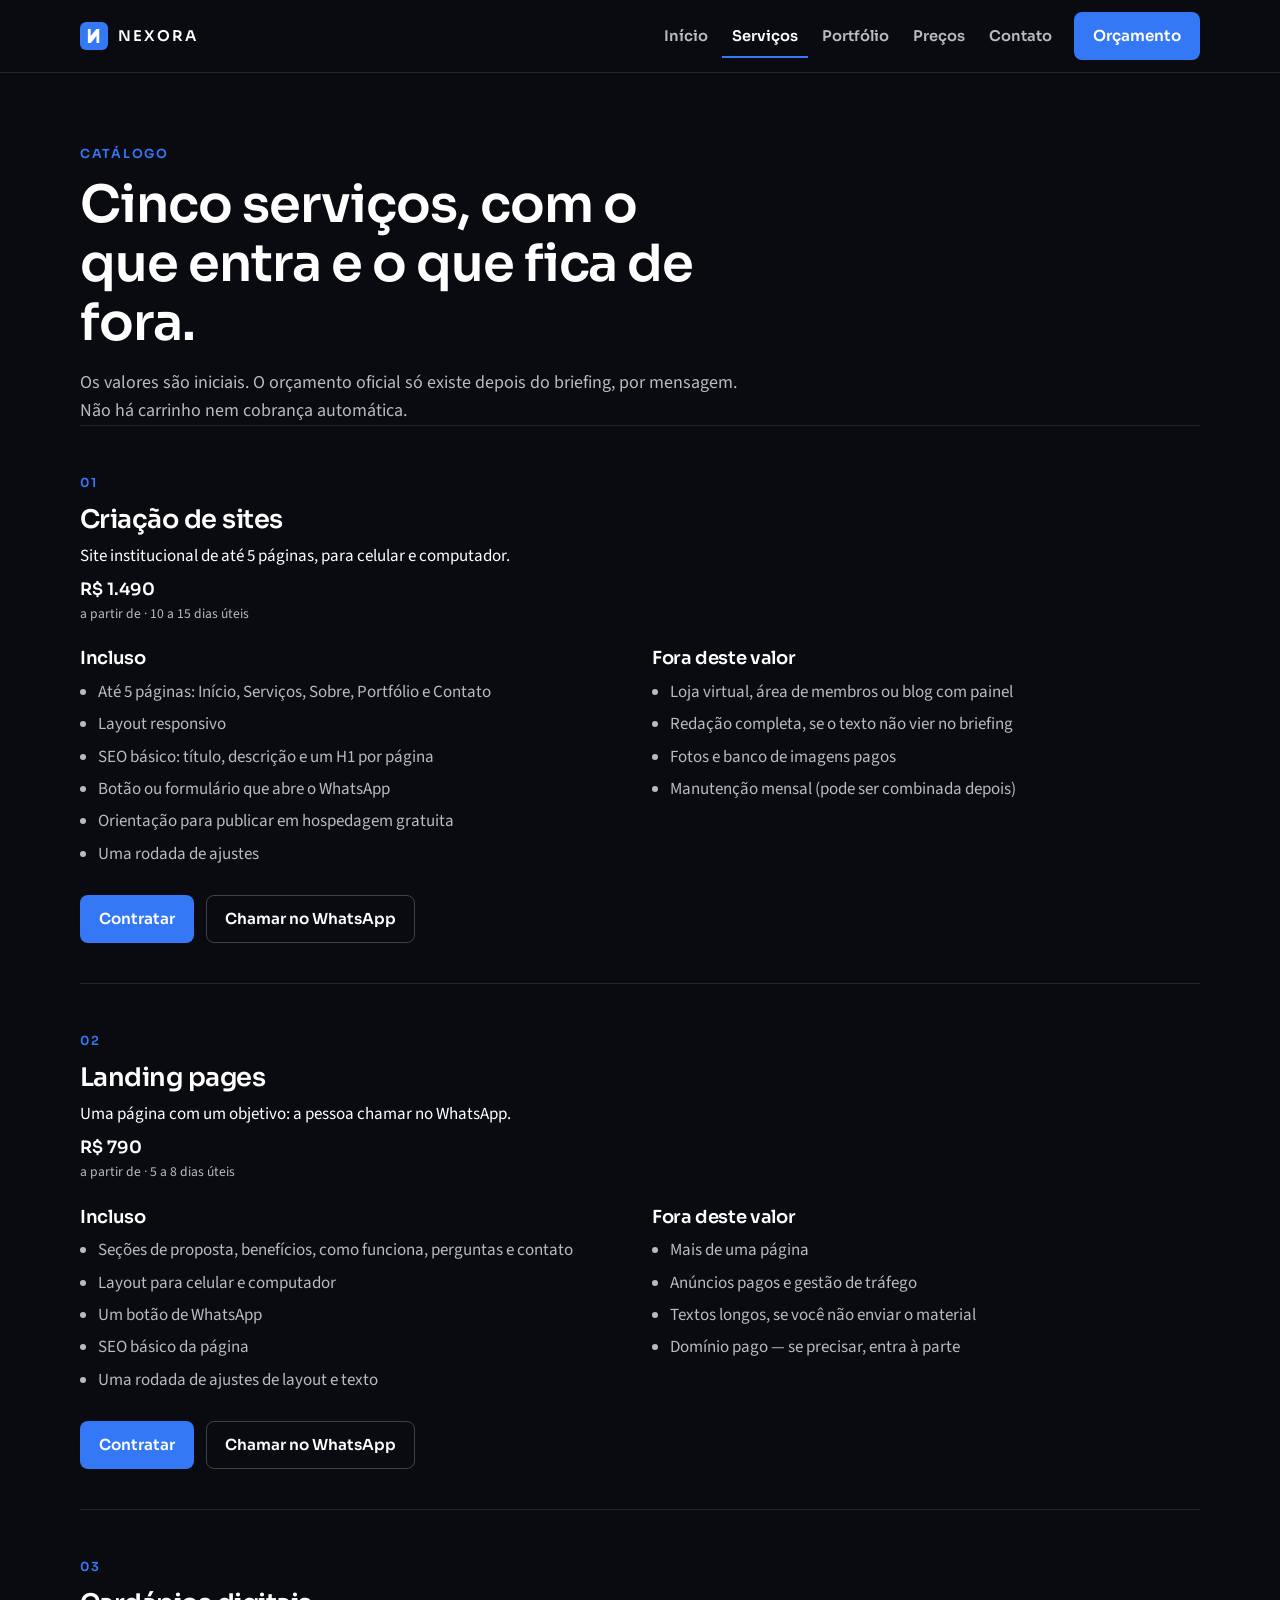
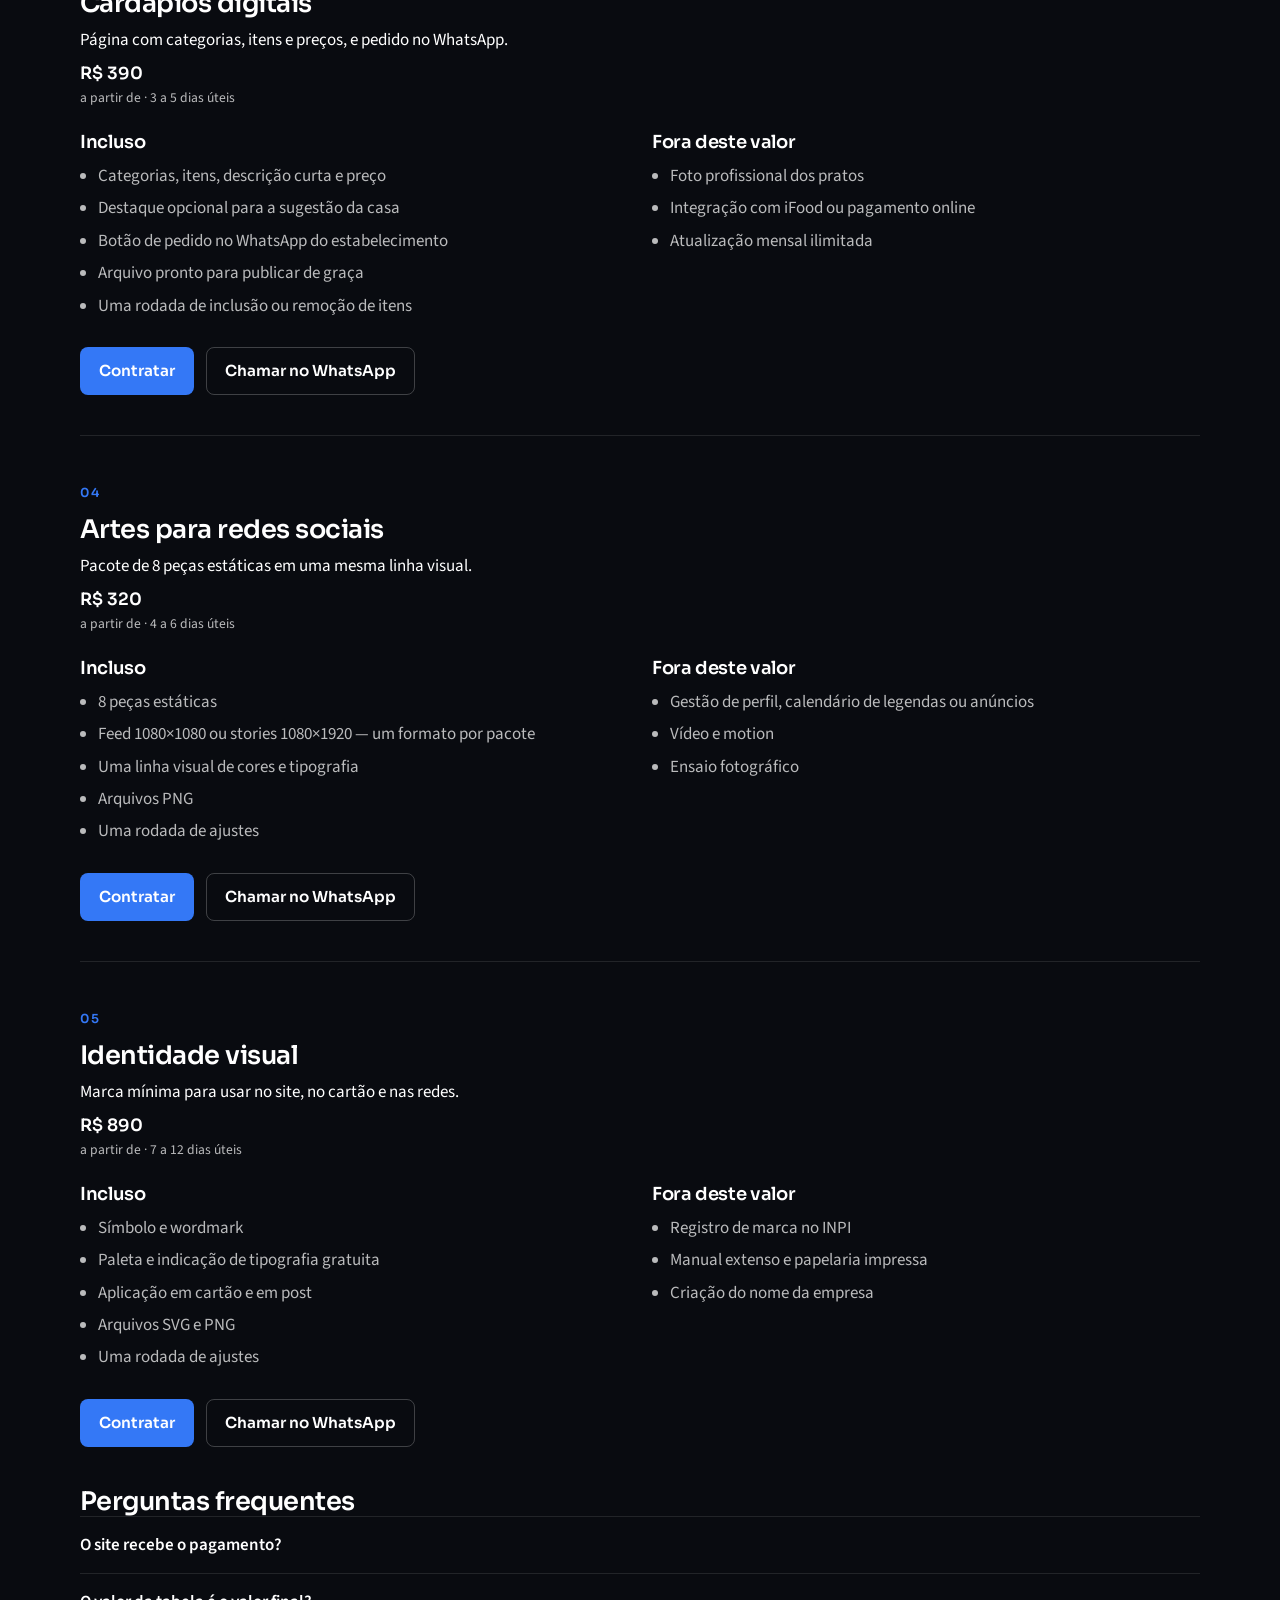
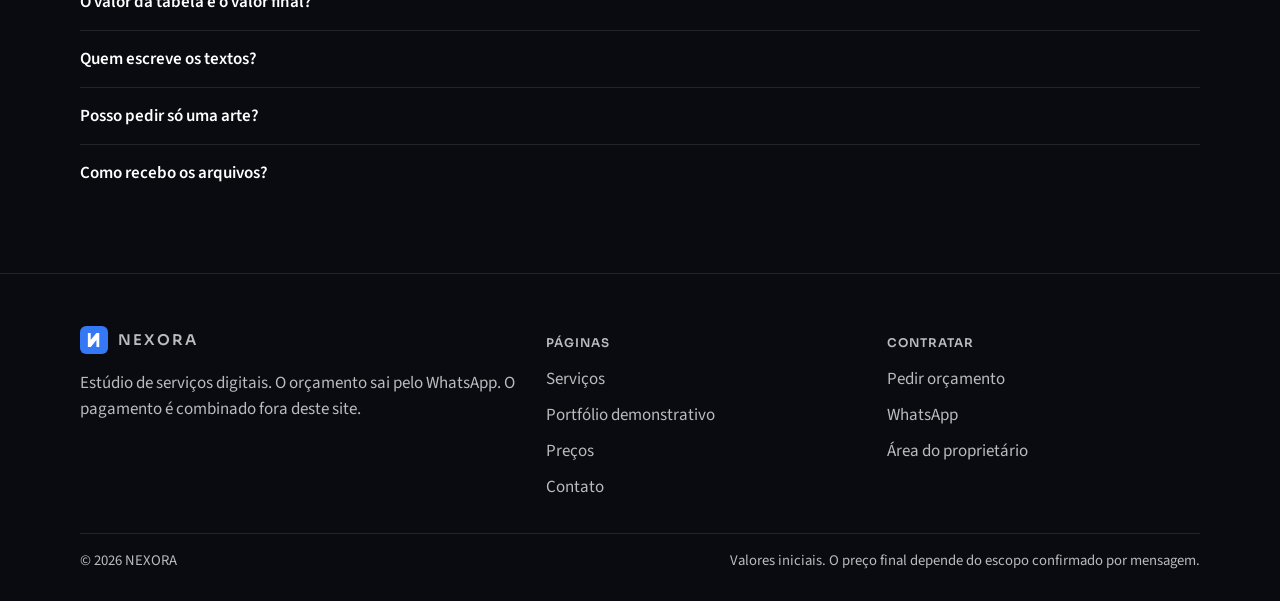
<file: servicos.html>
<!DOCTYPE html>
<html lang="pt-BR">
<head>
  <meta charset="utf-8">
  <meta name="viewport" content="width=device-width, initial-scale=1">
  <title>Serviços — NEXORA</title>
  <meta name="description" content="Catálogo NEXORA: criação de sites, landing pages, cardápios digitais, artes para redes sociais e identidade visual. Escopo, prazo e o que não está incluso.">
  <meta name="robots" content="index,follow">
  <meta name="theme-color" content="#090B10">
  <meta property="og:title" content="Serviços — NEXORA">
  <meta property="og:description" content="Catálogo NEXORA: criação de sites, landing pages, cardápios digitais, artes para redes sociais e identidade visual. Escopo, prazo e o que não está incluso.">
  <meta property="og:type" content="website">
  <meta property="og:locale" content="pt_BR">
  <link rel="icon" href="/favicon.svg" type="image/svg+xml">
  <link rel="stylesheet" href="/css/styles.css">
</head>
<body>
  <script type="application/ld+json" id="ld-nexora">
  {"@context":"https://schema.org","@type":"ProfessionalService","name":"NEXORA","description":"Criação de sites, landing pages, cardápios digitais, artes para redes sociais e identidade visual.","areaServed":"BR","knowsLanguage":"pt-BR"}
  </script>
  <div class="page" data-nexora data-page="servicos">
    <a class="skip" href="#conteudo">Ir para o conteúdo</a>
<header class="site-header">
  <div class="wrap header-inner">
    <a class="logo" href="/" aria-label="NEXORA, início"><svg class="logo-mark" viewBox="0 0 32 32" width="28" height="28" aria-hidden="true" focusable="false"><rect width="32" height="32" rx="7" fill="#3478F6"/><path fill="#FFFFFF" d="M9 8h3.2v8.1L18.7 8H22v16h-3.2v-8.1L12.3 24H9V8z"/></svg><span>NEXORA</span></a>
    <button type="button" class="nav-toggle" data-nav-toggle aria-expanded="false" aria-controls="site-nav">Menu</button>
    <nav id="site-nav" class="nav" aria-label="Principal"><a href="/">Início</a><a href="/servicos" aria-current="page">Serviços</a><a href="/portfolio">Portfólio</a><a href="/precos">Preços</a><a href="/contato">Contato</a></nav>
    <a class="btn btn-primary header-cta" href="/contato">Orçamento</a>
  </div>
</header>
<div id="setup-note" class="setup-note" hidden>
  <div class="wrap setup-inner">
    <p>Proprietário: publique seu WhatsApp para os botões de contratação abrirem a conversa com você.</p>
    <a class="text-link" href="/precos#editar">Configurar</a>
  </div>
</div>
    <main id="conteudo" class="section">
  <div class="wrap">
    <p class="eyebrow">Catálogo</p>
    <h1>Cinco serviços, com o que entra e o que fica de fora.</h1>
    <p class="lede">Os valores são iniciais. O orçamento oficial só existe depois do briefing, por mensagem. Não há carrinho nem cobrança automática.</p>
    <article class="detail" id="sites">
      <header class="detail-head">
        <p class="eyebrow">01</p>
        <h2>Criação de sites</h2>
        <p>Site institucional de até 5 páginas, para celular e computador.</p>
        <p class="price-line"><span data-price="sites">R$&nbsp;1.490</span> <span class="meta-label">a partir de · <span data-prazo="sites">10 a 15 dias úteis</span></span></p>
      </header>
      <div class="detail-grid">
        <div>
          <h3>Incluso</h3>
          <ul><li>Até 5 páginas: Início, Serviços, Sobre, Portfólio e Contato</li><li>Layout responsivo</li><li>SEO básico: título, descrição e um H1 por página</li><li>Botão ou formulário que abre o WhatsApp</li><li>Orientação para publicar em hospedagem gratuita</li><li>Uma rodada de ajustes</li></ul>
        </div>
        <div>
          <h3>Fora deste valor</h3>
          <ul><li>Loja virtual, área de membros ou blog com painel</li><li>Redação completa, se o texto não vier no briefing</li><li>Fotos e banco de imagens pagos</li><li>Manutenção mensal (pode ser combinada depois)</li></ul>
        </div>
      </div>
      <div class="actions">
        <a class="btn btn-primary" href="/contato?servico=sites">Contratar</a>
        <a class="btn btn-ghost" data-wa data-wa-text="Olá, NEXORA. Quero contratar Criação de sites. Podemos orçar?" href="/precos#editar">Chamar no WhatsApp</a>
      </div>
    </article><article class="detail" id="landing">
      <header class="detail-head">
        <p class="eyebrow">02</p>
        <h2>Landing pages</h2>
        <p>Uma página com um objetivo: a pessoa chamar no WhatsApp.</p>
        <p class="price-line"><span data-price="landing">R$&nbsp;790</span> <span class="meta-label">a partir de · <span data-prazo="landing">5 a 8 dias úteis</span></span></p>
      </header>
      <div class="detail-grid">
        <div>
          <h3>Incluso</h3>
          <ul><li>Seções de proposta, benefícios, como funciona, perguntas e contato</li><li>Layout para celular e computador</li><li>Um botão de WhatsApp</li><li>SEO básico da página</li><li>Uma rodada de ajustes de layout e texto</li></ul>
        </div>
        <div>
          <h3>Fora deste valor</h3>
          <ul><li>Mais de uma página</li><li>Anúncios pagos e gestão de tráfego</li><li>Textos longos, se você não enviar o material</li><li>Domínio pago — se precisar, entra à parte</li></ul>
        </div>
      </div>
      <div class="actions">
        <a class="btn btn-primary" href="/contato?servico=landing">Contratar</a>
        <a class="btn btn-ghost" data-wa data-wa-text="Olá, NEXORA. Quero contratar Landing pages. Podemos orçar?" href="/precos#editar">Chamar no WhatsApp</a>
      </div>
    </article><article class="detail" id="cardapio">
      <header class="detail-head">
        <p class="eyebrow">03</p>
        <h2>Cardápios digitais</h2>
        <p>Página com categorias, itens e preços, e pedido no WhatsApp.</p>
        <p class="price-line"><span data-price="cardapio">R$&nbsp;390</span> <span class="meta-label">a partir de · <span data-prazo="cardapio">3 a 5 dias úteis</span></span></p>
      </header>
      <div class="detail-grid">
        <div>
          <h3>Incluso</h3>
          <ul><li>Categorias, itens, descrição curta e preço</li><li>Destaque opcional para a sugestão da casa</li><li>Botão de pedido no WhatsApp do estabelecimento</li><li>Arquivo pronto para publicar de graça</li><li>Uma rodada de inclusão ou remoção de itens</li></ul>
        </div>
        <div>
          <h3>Fora deste valor</h3>
          <ul><li>Foto profissional dos pratos</li><li>Integração com iFood ou pagamento online</li><li>Atualização mensal ilimitada</li></ul>
        </div>
      </div>
      <div class="actions">
        <a class="btn btn-primary" href="/contato?servico=cardapio">Contratar</a>
        <a class="btn btn-ghost" data-wa data-wa-text="Olá, NEXORA. Quero contratar Cardápios digitais. Podemos orçar?" href="/precos#editar">Chamar no WhatsApp</a>
      </div>
    </article><article class="detail" id="artes">
      <header class="detail-head">
        <p class="eyebrow">04</p>
        <h2>Artes para redes sociais</h2>
        <p>Pacote de 8 peças estáticas em uma mesma linha visual.</p>
        <p class="price-line"><span data-price="artes">R$&nbsp;320</span> <span class="meta-label">a partir de · <span data-prazo="artes">4 a 6 dias úteis</span></span></p>
      </header>
      <div class="detail-grid">
        <div>
          <h3>Incluso</h3>
          <ul><li>8 peças estáticas</li><li>Feed 1080×1080 ou stories 1080×1920 — um formato por pacote</li><li>Uma linha visual de cores e tipografia</li><li>Arquivos PNG</li><li>Uma rodada de ajustes</li></ul>
        </div>
        <div>
          <h3>Fora deste valor</h3>
          <ul><li>Gestão de perfil, calendário de legendas ou anúncios</li><li>Vídeo e motion</li><li>Ensaio fotográfico</li></ul>
        </div>
      </div>
      <div class="actions">
        <a class="btn btn-primary" href="/contato?servico=artes">Contratar</a>
        <a class="btn btn-ghost" data-wa data-wa-text="Olá, NEXORA. Quero contratar Artes para redes sociais. Podemos orçar?" href="/precos#editar">Chamar no WhatsApp</a>
      </div>
    </article><article class="detail" id="identidade">
      <header class="detail-head">
        <p class="eyebrow">05</p>
        <h2>Identidade visual</h2>
        <p>Marca mínima para usar no site, no cartão e nas redes.</p>
        <p class="price-line"><span data-price="identidade">R$&nbsp;890</span> <span class="meta-label">a partir de · <span data-prazo="identidade">7 a 12 dias úteis</span></span></p>
      </header>
      <div class="detail-grid">
        <div>
          <h3>Incluso</h3>
          <ul><li>Símbolo e wordmark</li><li>Paleta e indicação de tipografia gratuita</li><li>Aplicação em cartão e em post</li><li>Arquivos SVG e PNG</li><li>Uma rodada de ajustes</li></ul>
        </div>
        <div>
          <h3>Fora deste valor</h3>
          <ul><li>Registro de marca no INPI</li><li>Manual extenso e papelaria impressa</li><li>Criação do nome da empresa</li></ul>
        </div>
      </div>
      <div class="actions">
        <a class="btn btn-primary" href="/contato?servico=identidade">Contratar</a>
        <a class="btn btn-ghost" data-wa data-wa-text="Olá, NEXORA. Quero contratar Identidade visual. Podemos orçar?" href="/precos#editar">Chamar no WhatsApp</a>
      </div>
    </article>
    <section class="faq" aria-labelledby="faq-title">
      <h2 id="faq-title">Perguntas frequentes</h2>
      <details>
        <summary>O site recebe o pagamento?</summary>
        <p>Não. Não há checkout, Pix automático nem cartão. O valor e a forma de pagamento são combinados no WhatsApp, direto com o estúdio.</p>
      </details>
      <details>
        <summary>O valor da tabela é o valor final?</summary>
        <p>Não. É o ponto de partida do serviço descrito. Se o escopo mudar, o valor muda e precisa do seu aceite antes de começar.</p>
      </details>
      <details>
        <summary>Quem escreve os textos?</summary>
        <p>Você envia o conteúdo no briefing. Redação completa não está no valor inicial; se precisar, peça no orçamento.</p>
      </details>
      <details>
        <summary>Posso pedir só uma arte?</summary>
        <p>O pacote publicado é de 8 peças. Uma peça avulsa pode ser orçada pelo mesmo formulário. O preço da tabela não vale para unidade.</p>
      </details>
      <details>
        <summary>Como recebo os arquivos?</summary>
        <p>Em arquivo digital, pelo meio combinado na conversa (link de pasta ou anexo). Publicação em hospedagem gratuita é orientada quando faz parte do serviço.</p>
      </details>
    </section>
  </div>
</main>
    <footer class="site-footer">
  <div class="wrap footer-grid">
    <div>
      <a class="logo" href="/" aria-label="NEXORA, início"><svg class="logo-mark" viewBox="0 0 32 32" width="28" height="28" aria-hidden="true" focusable="false"><rect width="32" height="32" rx="7" fill="#3478F6"/><path fill="#FFFFFF" d="M9 8h3.2v8.1L18.7 8H22v16h-3.2v-8.1L12.3 24H9V8z"/></svg><span>NEXORA</span></a>
      <p>Estúdio de serviços digitais. O orçamento sai pelo WhatsApp. O pagamento é combinado fora deste site.</p>
    </div>
    <div>
      <p class="footer-label">Páginas</p>
      <a href="/servicos">Serviços</a>
      <a href="/portfolio">Portfólio demonstrativo</a>
      <a href="/precos">Preços</a>
      <a href="/contato">Contato</a>
    </div>
    <div>
      <p class="footer-label">Contratar</p>
      <a href="/contato">Pedir orçamento</a>
      <a data-wa data-wa-text="Olá, NEXORA. Quero um orçamento." href="/precos#editar">WhatsApp</a>
      <a href="/precos#editar">Área do proprietário</a>
    </div>
  </div>
  <div class="wrap footer-base">
    <span>© <span data-year>2026</span> NEXORA</span>
    <span>Valores iniciais. O preço final depende do escopo confirmado por mensagem.</span>
  </div>
</footer>
  </div>
  <script type="module" src="/js/main.js"></script>
</body>
</html>
</file>
<file: css/styles.css>
@font-face {
  font-family: "Sora";
  font-style: normal;
  font-weight: 600;
  font-display: swap;
  src: url("../fonts/sora-600.woff2") format("woff2");
}

@font-face {
  font-family: "Source Sans 3";
  font-style: normal;
  font-weight: 400;
  font-display: swap;
  src: url("../fonts/source-sans-400.woff2") format("woff2");
}

@font-face {
  font-family: "Source Sans 3";
  font-style: normal;
  font-weight: 600;
  font-display: swap;
  src: url("../fonts/source-sans-600.woff2") format("woff2");
}

:root {
  --bg: #090b10;
  --surface: #10141c;
  --text: #ffffff;
  --muted: rgba(255, 255, 255, 0.72);
  --line: rgba(255, 255, 255, 0.1);
  --blue: #3478f6;
  --blue-press: #2c68d4;
  --font-display: "Sora", "Avenir Next", "Segoe UI", sans-serif;
  --font-body: "Source Sans 3", "Segoe UI", sans-serif;
  --radius: 12px;
  color-scheme: dark;
}

*,
*::before,
*::after {
  box-sizing: border-box;
}

[hidden] {
  display: none !important;
}

html {
  scroll-behavior: auto;
}

body {
  margin: 0;
  background: var(--bg);
  color: var(--text);
  font-family: var(--font-body);
  font-size: 1.0625rem;
  line-height: 1.55;
  text-rendering: optimizeLegibility;
}

img,
svg {
  display: block;
  max-width: 100%;
}

h1,
h2,
h3,
p {
  margin: 0;
}

h1,
h2,
h3,
.logo span,
.btn,
.nav a,
.footer-label,
.eyebrow,
.price-line,
th {
  font-family: var(--font-display);
}

h1,
h2,
h3 {
  font-weight: 600;
  letter-spacing: -0.02em;
  line-height: 1.15;
}

h1 {
  font-size: clamp(2rem, 4vw, 3.25rem);
  max-width: 16ch;
}

h2 {
  font-size: clamp(1.5rem, 2vw, 2rem);
}

h3 {
  font-size: 1.125rem;
}

a {
  color: inherit;
  text-decoration: none;
}

button,
input,
select,
textarea {
  font: inherit;
  color: inherit;
}

button {
  cursor: pointer;
}

::selection {
  background: var(--blue);
  color: var(--text);
}

:focus-visible {
  outline: 2px solid var(--blue);
  outline-offset: 3px;
}

.skip {
  position: absolute;
  left: 16px;
  top: -48px;
  z-index: 30;
  background: var(--blue);
  color: var(--text);
  padding: 10px 14px;
  border-radius: 8px;
}

.skip:focus {
  top: 12px;
}

.sr-only {
  position: absolute;
  width: 1px;
  height: 1px;
  padding: 0;
  margin: -1px;
  overflow: hidden;
  clip: rect(0, 0, 0, 0);
  white-space: nowrap;
  border: 0;
}

.wrap {
  width: min(1120px, calc(100% - 32px));
  margin-inline: auto;
}

.narrow {
  max-width: 40rem;
}

.eyebrow {
  margin: 0 0 12px;
  color: var(--blue);
  font-size: 0.78rem;
  font-weight: 600;
  letter-spacing: 0.14em;
  text-transform: uppercase;
}

.lede {
  margin-top: 16px;
  max-width: 42rem;
  color: var(--muted);
  font-size: 1.125rem;
}

.fine {
  margin-top: 16px;
  color: var(--muted);
  font-size: 0.95rem;
}

.site-header {
  position: sticky;
  top: 0;
  z-index: 20;
  background: var(--bg);
  border-bottom: 1px solid var(--line);
}

.header-inner {
  position: relative;
  display: flex;
  align-items: center;
  gap: 12px;
  min-height: 72px;
}

.logo {
  display: inline-flex;
  align-items: center;
  gap: 10px;
  min-height: 44px;
}

.logo span {
  font-size: 0.92rem;
  font-weight: 600;
  letter-spacing: 0.14em;
}

.logo-mark {
  width: 28px;
  height: 28px;
  flex: 0 0 auto;
}

.nav {
  display: flex;
  align-items: center;
  gap: 4px;
  margin-left: auto;
}

.nav a {
  display: inline-flex;
  align-items: center;
  min-height: 44px;
  padding: 0 10px;
  color: var(--muted);
  font-size: 0.92rem;
  font-weight: 600;
}

.nav a:hover,
.nav a[aria-current="page"] {
  color: var(--text);
}

.nav a[aria-current="page"] {
  box-shadow: inset 0 -2px 0 var(--blue);
}

.nav-toggle {
  display: none;
  margin-left: auto;
  min-height: 44px;
  padding: 0 12px;
  border: 1px solid var(--line);
  border-radius: 8px;
  background: transparent;
  color: var(--text);
  font-family: var(--font-display);
  font-weight: 600;
}

.header-cta {
  flex: 0 0 auto;
}

.btn {
  display: inline-flex;
  align-items: center;
  justify-content: center;
  min-height: 48px;
  padding: 0 18px;
  border: 1px solid transparent;
  border-radius: 8px;
  background: transparent;
  color: var(--text);
  font-size: 0.95rem;
  font-weight: 600;
  text-align: center;
}

.btn-primary {
  background: var(--blue);
  color: var(--text);
}

.btn-primary:hover {
  background: var(--blue-press);
}

.btn-ghost {
  border-color: rgba(255, 255, 255, 0.22);
}

.btn-ghost:hover {
  border-color: var(--text);
}

.actions {
  display: flex;
  flex-wrap: wrap;
  gap: 12px;
  margin-top: 28px;
}

.text-link {
  color: var(--blue);
  font-weight: 600;
}

.text-link:hover {
  text-decoration: underline;
}

.setup-note {
  border-bottom: 1px solid var(--line);
}

.setup-inner {
  display: flex;
  align-items: center;
  justify-content: space-between;
  gap: 16px;
  padding: 12px 0;
}

.setup-inner p {
  margin: 0;
  color: var(--muted);
}

.hero {
  padding: 56px 0 32px;
}

.hero-grid {
  display: grid;
  grid-template-columns: minmax(0, 1.15fr) minmax(260px, 0.85fr);
  gap: 48px;
  align-items: start;
}

.rate-card {
  background: var(--surface);
  border: 1px solid var(--line);
  border-radius: var(--radius);
  padding: 8px 8px 16px;
}

.rate-kicker,
.rate-note {
  padding: 8px 12px 0;
  color: var(--muted);
  font-size: 0.92rem;
}

.rate-card ul {
  list-style: none;
  margin: 8px 0;
  padding: 0;
}

.rate-card li a {
  display: flex;
  justify-content: space-between;
  gap: 16px;
  min-height: 44px;
  align-items: center;
  padding: 10px 12px;
  border-radius: 8px;
}

.rate-card li a:hover {
  background: rgba(255, 255, 255, 0.04);
}

.rate-card strong {
  font-weight: 600;
  white-space: nowrap;
}

.band {
  border-block: 1px solid var(--line);
  padding: 28px 0;
}

.facts {
  display: grid;
  grid-template-columns: repeat(3, minmax(0, 1fr));
  gap: 24px;
}

.facts p {
  margin: 0;
  color: var(--muted);
}

.facts strong {
  display: block;
  margin-bottom: 4px;
  color: var(--text);
  font-family: var(--font-display);
  font-weight: 600;
}

.section {
  padding: 72px 0;
}

.section-tight {
  padding-top: 0;
}

#editar {
  scroll-margin-top: 88px;
}

.section-head {
  display: flex;
  justify-content: space-between;
  align-items: end;
  gap: 16px;
  margin-bottom: 8px;
}

.service-list {
  margin-top: 20px;
  border-top: 1px solid var(--line);
}

.service-row {
  display: grid;
  grid-template-columns: 48px minmax(0, 1fr) auto auto;
  gap: 20px;
  align-items: center;
  padding: 22px 0;
  border-bottom: 1px solid var(--line);
}

.service-index {
  color: var(--blue);
  font-family: var(--font-display);
  font-weight: 600;
}

.service-row p {
  margin-top: 4px;
  color: var(--muted);
}

.service-meta {
  text-align: right;
}

.service-meta span:first-child,
.price-line {
  font-weight: 600;
}

.meta-label {
  display: block;
  color: var(--muted);
  font-family: var(--font-body);
  font-size: 0.85rem;
  font-weight: 400;
}

.detail {
  padding: 40px 0;
  border-top: 1px solid var(--line);
}

.detail-head p {
  margin-top: 8px;
}

.detail-grid {
  display: grid;
  grid-template-columns: 1fr 1fr;
  gap: 24px;
  margin-top: 24px;
}

.detail-grid h3 {
  margin-bottom: 10px;
}

.detail-grid ul,
.study-copy ul {
  margin: 0;
  padding-left: 18px;
  color: var(--muted);
}

.detail-grid li + li,
.study-copy li + li {
  margin-top: 6px;
}

.study {
  display: grid;
  grid-template-columns: minmax(0, 0.9fr) minmax(0, 1.1fr);
  gap: 32px;
  align-items: center;
  padding: 40px 0;
  border-top: 1px solid var(--line);
}

.study-copy p {
  margin-top: 12px;
  color: var(--muted);
}

.study-label {
  margin-bottom: 8px;
  color: var(--blue);
  font-size: 0.85rem;
  font-weight: 600;
}

.browser,
.phone,
.board,
.posts {
  background: var(--surface);
  border: 1px solid var(--line);
  border-radius: var(--radius);
}

.browser-top {
  display: flex;
  gap: 6px;
  padding: 12px 14px;
  border-bottom: 1px solid var(--line);
}

.browser-top i {
  width: 8px;
  height: 8px;
  border-radius: 50%;
  background: rgba(255, 255, 255, 0.28);
}

.mock-land,
.mock-site {
  padding: 18px;
}

.site-blocks {
  display: flex;
  gap: 8px;
  margin-top: 16px;
}

.mock-nav {
  display: flex;
  align-items: center;
  gap: 8px;
  margin-bottom: 18px;
}

.mock-nav b,
.chip,
.post b,
.dish-row span:last-child {
  margin-left: auto;
}

.mock-nav i,
.skel {
  height: 8px;
  border-radius: 99px;
  background: rgba(255, 255, 255, 0.16);
}

.mock-nav i {
  width: 48px;
}

.mock-nav b,
.chip {
  display: inline-block;
  min-width: 64px;
  height: 22px;
  border-radius: 6px;
  background: var(--blue);
}

.mock-hero strong {
  display: block;
  max-width: 16ch;
  margin-bottom: 10px;
  font-family: var(--font-display);
  font-size: 1.25rem;
}

.mock-hero em,
.skel.line {
  display: block;
  height: 8px;
  margin-top: 8px;
  border-radius: 99px;
  background: rgba(255, 255, 255, 0.16);
  font-style: normal;
}

.mock-hero em {
  width: 80%;
}

.mock-hero em.short,
.skel.short {
  width: 48%;
}

.mock-cols {
  display: flex;
  gap: 8px;
  margin-top: 18px;
}

.mock-cols div,
.site-blocks div {
  flex: 1;
  min-height: 64px;
  border: 1px solid var(--line);
  border-radius: 8px;
  padding: 10px;
  color: var(--muted);
  font-size: 0.82rem;
}

.phone {
  width: min(260px, 100%);
  margin-inline: auto;
  padding: 18px 14px 16px;
  border-radius: 28px;
}

.phone-bar {
  margin-bottom: 14px;
  font-family: var(--font-display);
  font-weight: 600;
}

.dish-cat {
  margin: 12px 0 6px;
  color: var(--blue);
  font-size: 0.78rem;
  font-weight: 600;
  letter-spacing: 0.08em;
  text-transform: uppercase;
}

.dish-row {
  display: flex;
  justify-content: space-between;
  gap: 12px;
  padding: 8px 0;
  border-bottom: 1px solid var(--line);
  font-size: 0.95rem;
}

.board {
  display: grid;
  grid-template-columns: 120px 1fr;
  gap: 18px;
  padding: 20px;
  align-items: center;
}

.mark {
  display: grid;
  place-items: center;
  width: 120px;
  height: 120px;
  border-radius: 16px;
  background: var(--blue);
  color: var(--text);
  font-family: var(--font-display);
  font-size: 3rem;
  font-weight: 600;
}

.lockup strong {
  display: block;
  font-family: var(--font-display);
  font-size: 1.5rem;
  letter-spacing: 0.12em;
}

.lockup span,
.swatches span {
  color: var(--muted);
  font-size: 0.92rem;
}

.swatches {
  display: flex;
  gap: 8px;
  margin-top: 16px;
}

.swatches i {
  width: 36px;
  height: 36px;
  border-radius: 8px;
  border: 1px solid var(--line);
}

.swatch-bg { background: var(--bg); }
.swatch-blue { background: var(--blue); }
.swatch-white { background: var(--text); }

.posts {
  display: grid;
  grid-template-columns: 1fr 1fr;
  gap: 10px;
  padding: 10px;
  background: transparent;
  border: 0;
}

.post {
  min-height: 140px;
  padding: 14px;
  border: 1px solid var(--line);
  border-radius: 12px;
  background: var(--surface);
}

.post-kicker {
  color: var(--blue);
  font-size: 0.75rem;
  font-weight: 600;
  letter-spacing: 0.08em;
  text-transform: uppercase;
}

.post p:last-child {
  margin-top: 10px;
  font-family: var(--font-display);
  font-weight: 600;
  line-height: 1.25;
}

.notice {
  margin: 16px 0;
  padding: 12px 14px;
  border: 1px solid rgba(52, 120, 246, 0.45);
  border-radius: 8px;
  background: rgba(52, 120, 246, 0.08);
}

.price-table {
  width: 100%;
  border-collapse: collapse;
  margin-top: 12px;
}

.price-table th {
  padding: 0 12px 12px;
  color: var(--muted);
  font-size: 0.75rem;
  font-weight: 600;
  letter-spacing: 0.06em;
  text-align: left;
  text-transform: uppercase;
}

.price-table td {
  padding: 16px 12px;
  border-top: 1px solid var(--line);
  vertical-align: middle;
}

.editor-fields,
.editor-actions,
.edit-only {
  display: none;
}

.is-editing .editor-fields {
  display: grid;
  grid-template-columns: 1fr 1fr;
  gap: 14px;
  margin: 20px 0 8px;
}

.is-editing .editor-actions {
  display: flex;
  flex-wrap: wrap;
  gap: 8px;
  margin-top: 16px;
}

.is-editing .edit-only {
  display: block;
  width: 100%;
  margin-top: 8px;
}

.is-editing [data-price],
.is-editing [data-prazo] {
  display: none;
}

.field {
  display: flex;
  flex-direction: column;
  gap: 6px;
}

.field.full {
  grid-column: 1 / -1;
}

.field span,
.form-grid label {
  color: var(--muted);
  font-size: 0.92rem;
}

input,
select,
textarea {
  width: 100%;
  min-height: 48px;
  padding: 12px 14px;
  border: 1px solid rgba(255, 255, 255, 0.16);
  border-radius: 8px;
  background: var(--bg);
  color: var(--text);
}

textarea {
  min-height: 140px;
  resize: vertical;
}

input[aria-invalid="true"],
select[aria-invalid="true"],
textarea[aria-invalid="true"] {
  border-color: var(--blue);
}

.field-error {
  color: var(--text);
  font-size: 0.92rem;
}

.form-grid .field-error,
.form-grid .full,
.editor-fields .full {
  grid-column: 1 / -1;
}

.form-grid {
  display: grid;
  grid-template-columns: 1fr 1fr;
  gap: 14px;
}

.contact-grid {
  display: grid;
  grid-template-columns: minmax(0, 0.8fr) minmax(0, 1.2fr);
  gap: 40px;
  align-items: start;
}

.channel-list {
  list-style: none;
  margin: 20px 0 0;
  padding: 0;
  border-top: 1px solid var(--line);
}

.channel-list li {
  display: grid;
  grid-template-columns: 120px minmax(0, 1fr);
  gap: 12px;
  align-items: center;
  min-height: 52px;
  border-bottom: 1px solid var(--line);
}

.channel-list .k {
  color: var(--muted);
  font-size: 0.92rem;
}

.faq details {
  border-top: 1px solid var(--line);
  padding: 4px 0;
}

.faq summary {
  display: flex;
  align-items: center;
  min-height: 48px;
  cursor: pointer;
  font-weight: 600;
}

.faq details p {
  margin: 0 0 12px;
  color: var(--muted);
}

.site-footer {
  padding: 48px 0 28px;
  border-top: 1px solid var(--line);
}

.footer-grid {
  display: grid;
  grid-template-columns: 1.4fr 1fr 1fr;
  gap: 28px;
}

.footer-grid p {
  margin-top: 12px;
  color: var(--muted);
}

.footer-label {
  margin: 0 0 8px;
  color: var(--muted);
  font-size: 0.75rem;
  letter-spacing: 0.08em;
  text-transform: uppercase;
}

.footer-grid a {
  display: flex;
  align-items: center;
  min-height: 36px;
  color: var(--muted);
}

.footer-grid a:hover {
  color: var(--text);
}

.footer-base {
  display: flex;
  justify-content: space-between;
  gap: 12px;
  flex-wrap: wrap;
  margin-top: 28px;
  padding-top: 16px;
  border-top: 1px solid var(--line);
  color: var(--muted);
  font-size: 0.92rem;
}

.home-studies {
  display: grid;
  grid-template-columns: 1.1fr 0.9fr;
  gap: 16px;
  margin-top: 24px;
}

@media (max-width: 860px) {
  .nav-toggle {
    display: inline-flex;
    align-items: center;
  }

  .nav {
    display: none;
    position: absolute;
    top: 100%;
    left: 0;
    right: 0;
    flex-direction: column;
    align-items: stretch;
    margin: 0;
    padding: 8px 0 12px;
    background: var(--bg);
    border-bottom: 1px solid var(--line);
  }

  .nav.is-open {
    display: flex;
  }

  .nav a {
    padding: 0 4px;
  }

  .hero-grid,
  .facts,
  .detail-grid,
  .study,
  .contact-grid,
  .footer-grid,
  .home-studies,
  .board {
    grid-template-columns: 1fr;
  }

  .section {
    padding: 48px 0;
  }

  .header-cta {
    padding: 0 12px;
  }
}

@media (max-width: 720px) {
  .is-editing .price-table td {
    display: block;
  }

  h1 {
    max-width: none;
  }

  .setup-inner,
  .section-head,
  .service-row {
    display: flex;
    flex-direction: column;
    align-items: flex-start;
  }

  .service-meta {
    text-align: left;
  }

  .form-grid,
  .is-editing .editor-fields {
    grid-template-columns: 1fr;
  }

  .channel-list li {
    grid-template-columns: 1fr;
    gap: 0;
    padding: 10px 0;
  }

  .price-table thead {
    display: none;
  }

  .price-table,
  .price-table tbody,
  .price-table tr,
  .price-table td {
    display: block;
    width: 100%;
  }

  .price-table tr {
    margin-bottom: 12px;
    padding: 6px 0;
    border: 1px solid var(--line);
    border-radius: 12px;
  }

  .price-table td {
    display: flex;
    justify-content: space-between;
    gap: 12px;
    border-top: 0;
    padding: 8px 14px;
  }

  .price-table td::before {
    content: attr(data-label);
    color: var(--muted);
  }

  .td-action {
    display: flex;
    justify-content: flex-start;
  }

  .td-action::before {
    content: none;
  }

  .footer-base {
    flex-direction: column;
  }
}

@media (prefers-reduced-motion: reduce) {
  *,
  *::before,
  *::after {
    transition: none !important;
    animation: none !important;
  }
}

@media print {
  .site-header,
  .setup-note,
  .actions,
  .btn,
  .editor-fields,
  .editor-actions,
  .site-footer,
  .fine {
    display: none !important;
  }

  body {
    background: #ffffff;
    color: #111111;
  }
}
</file>
